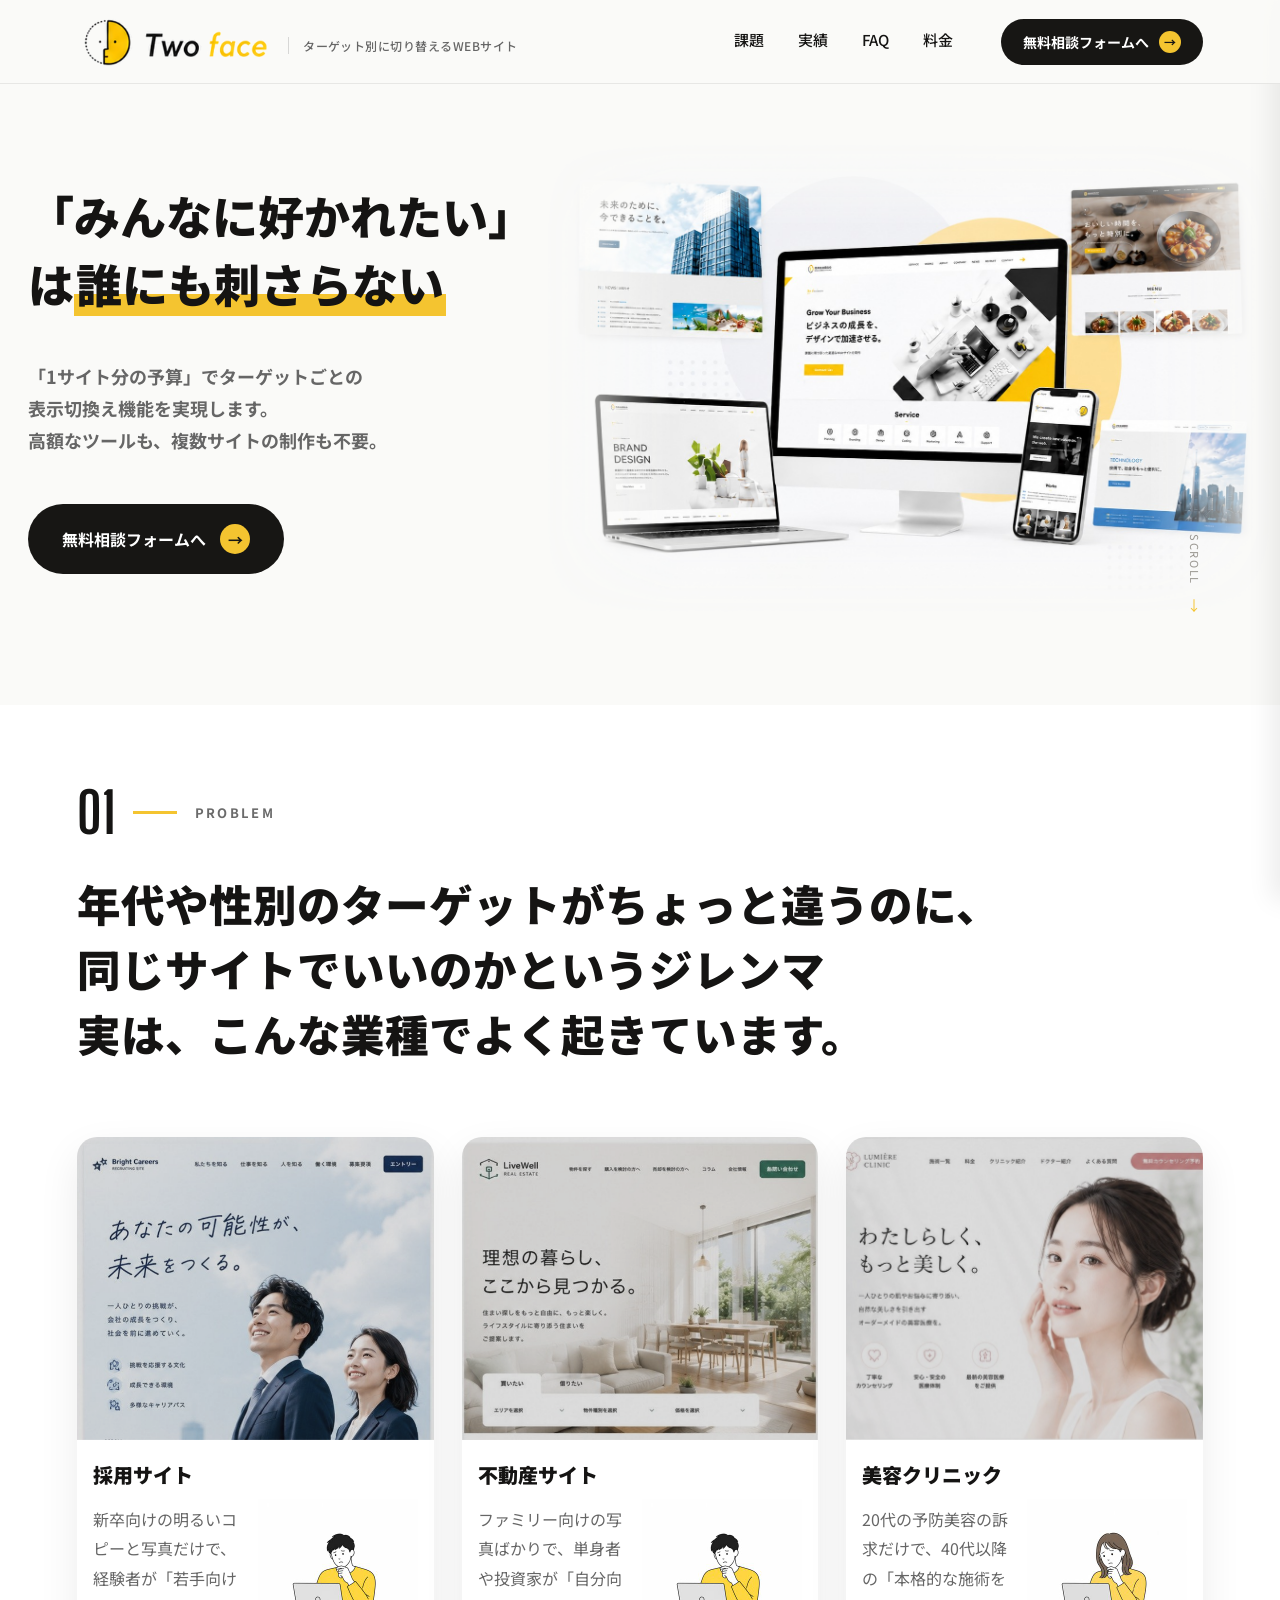
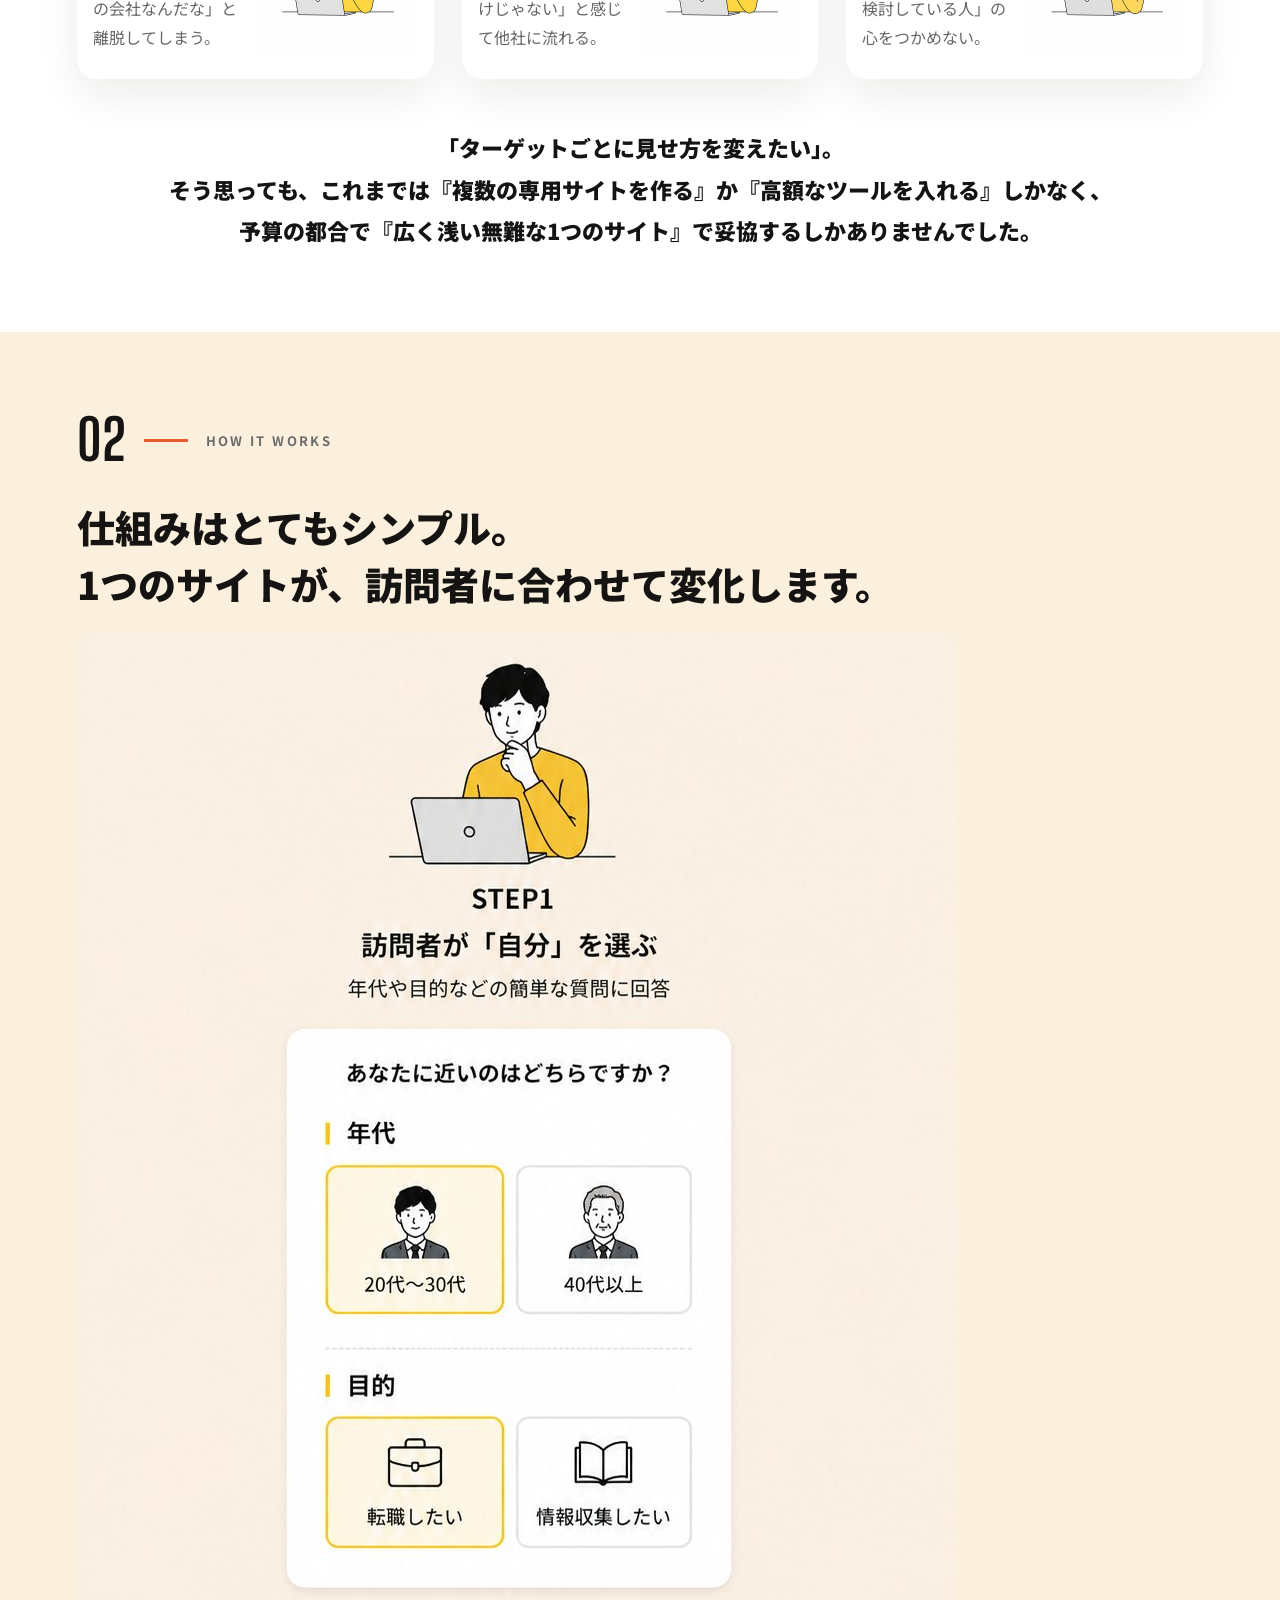
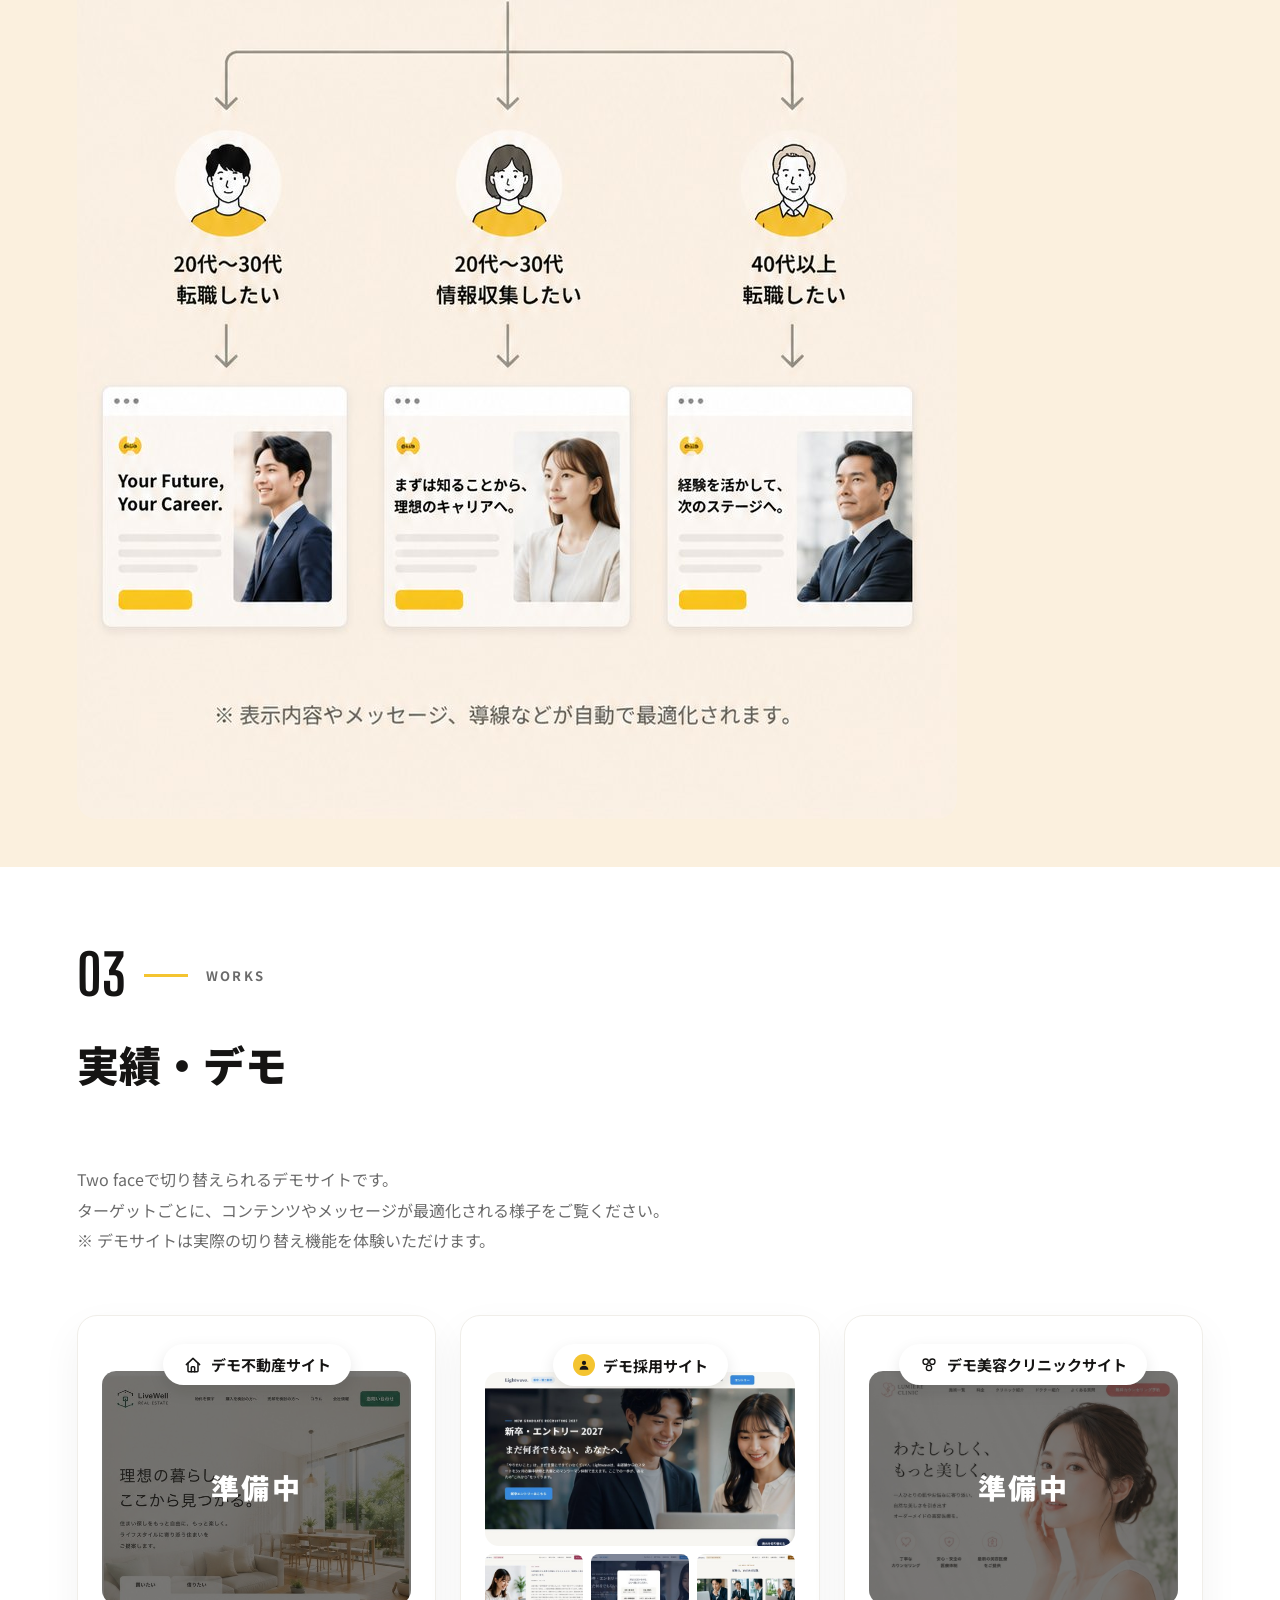
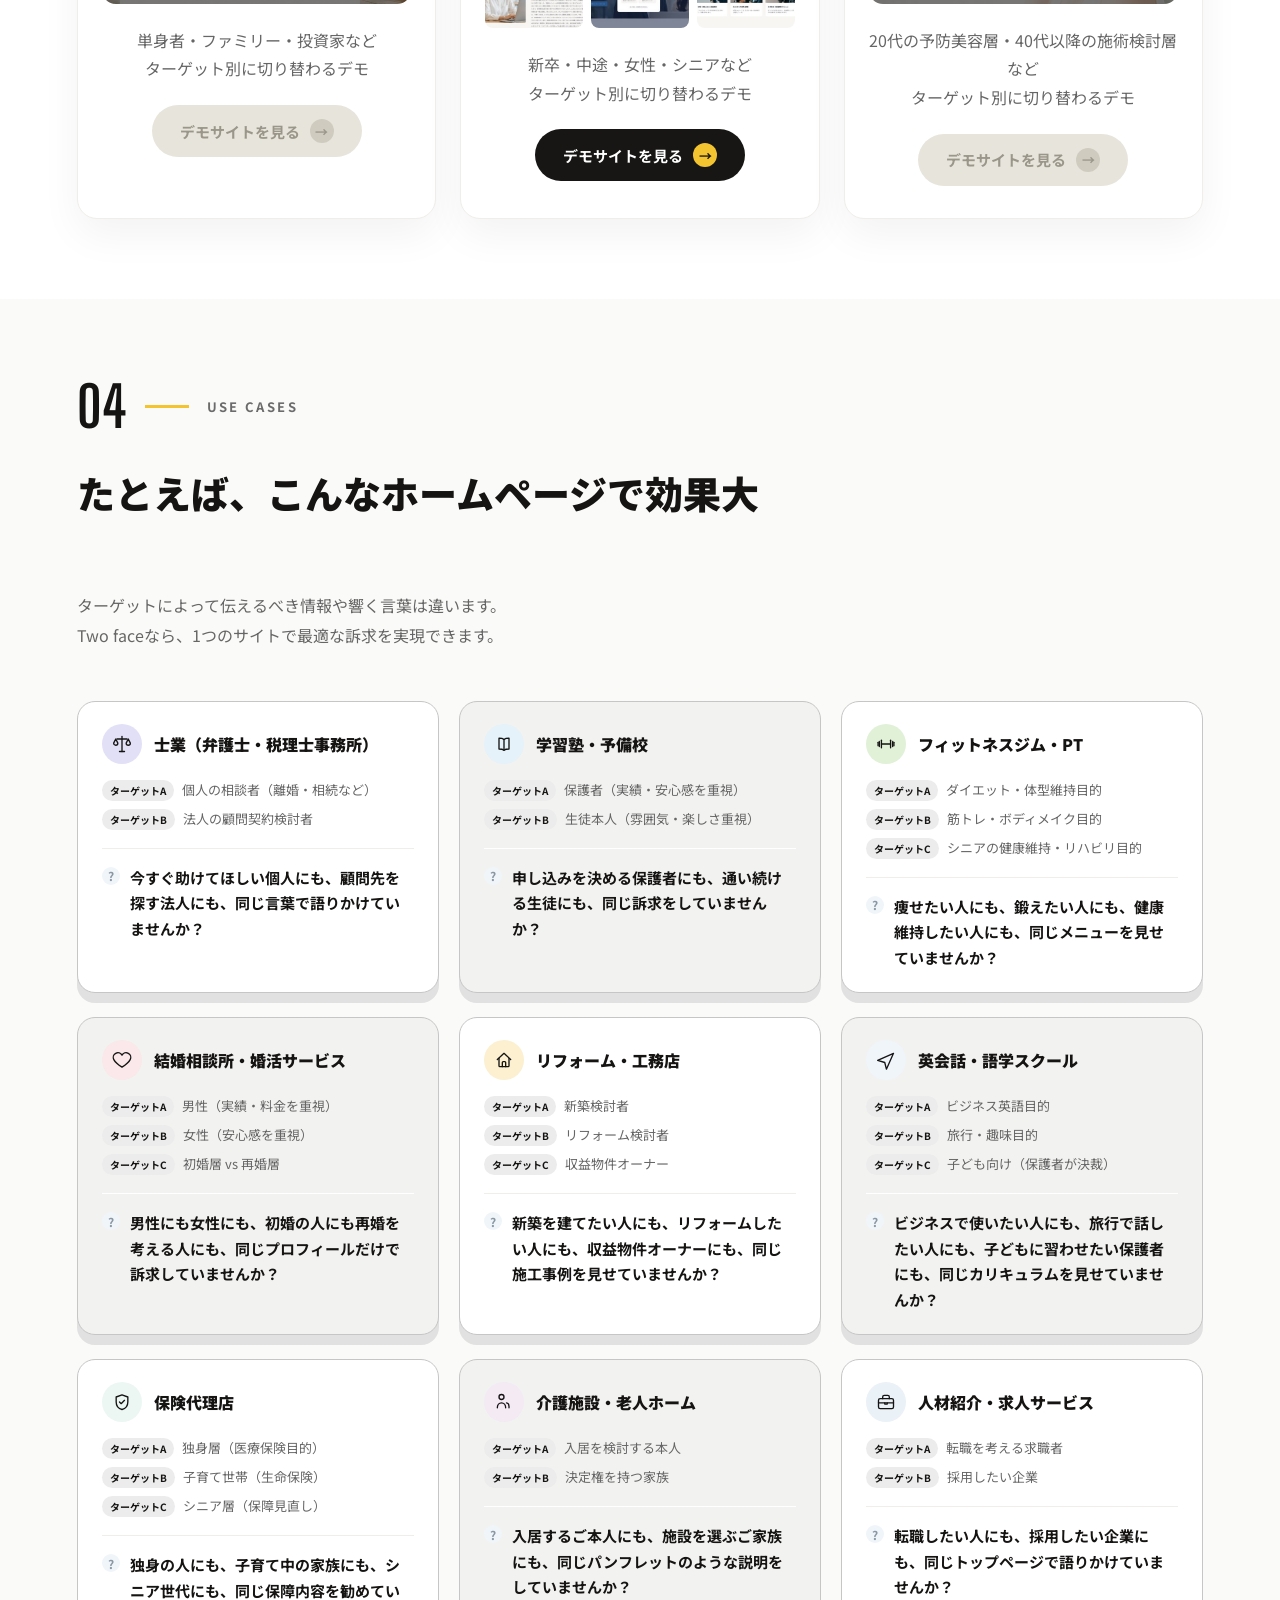
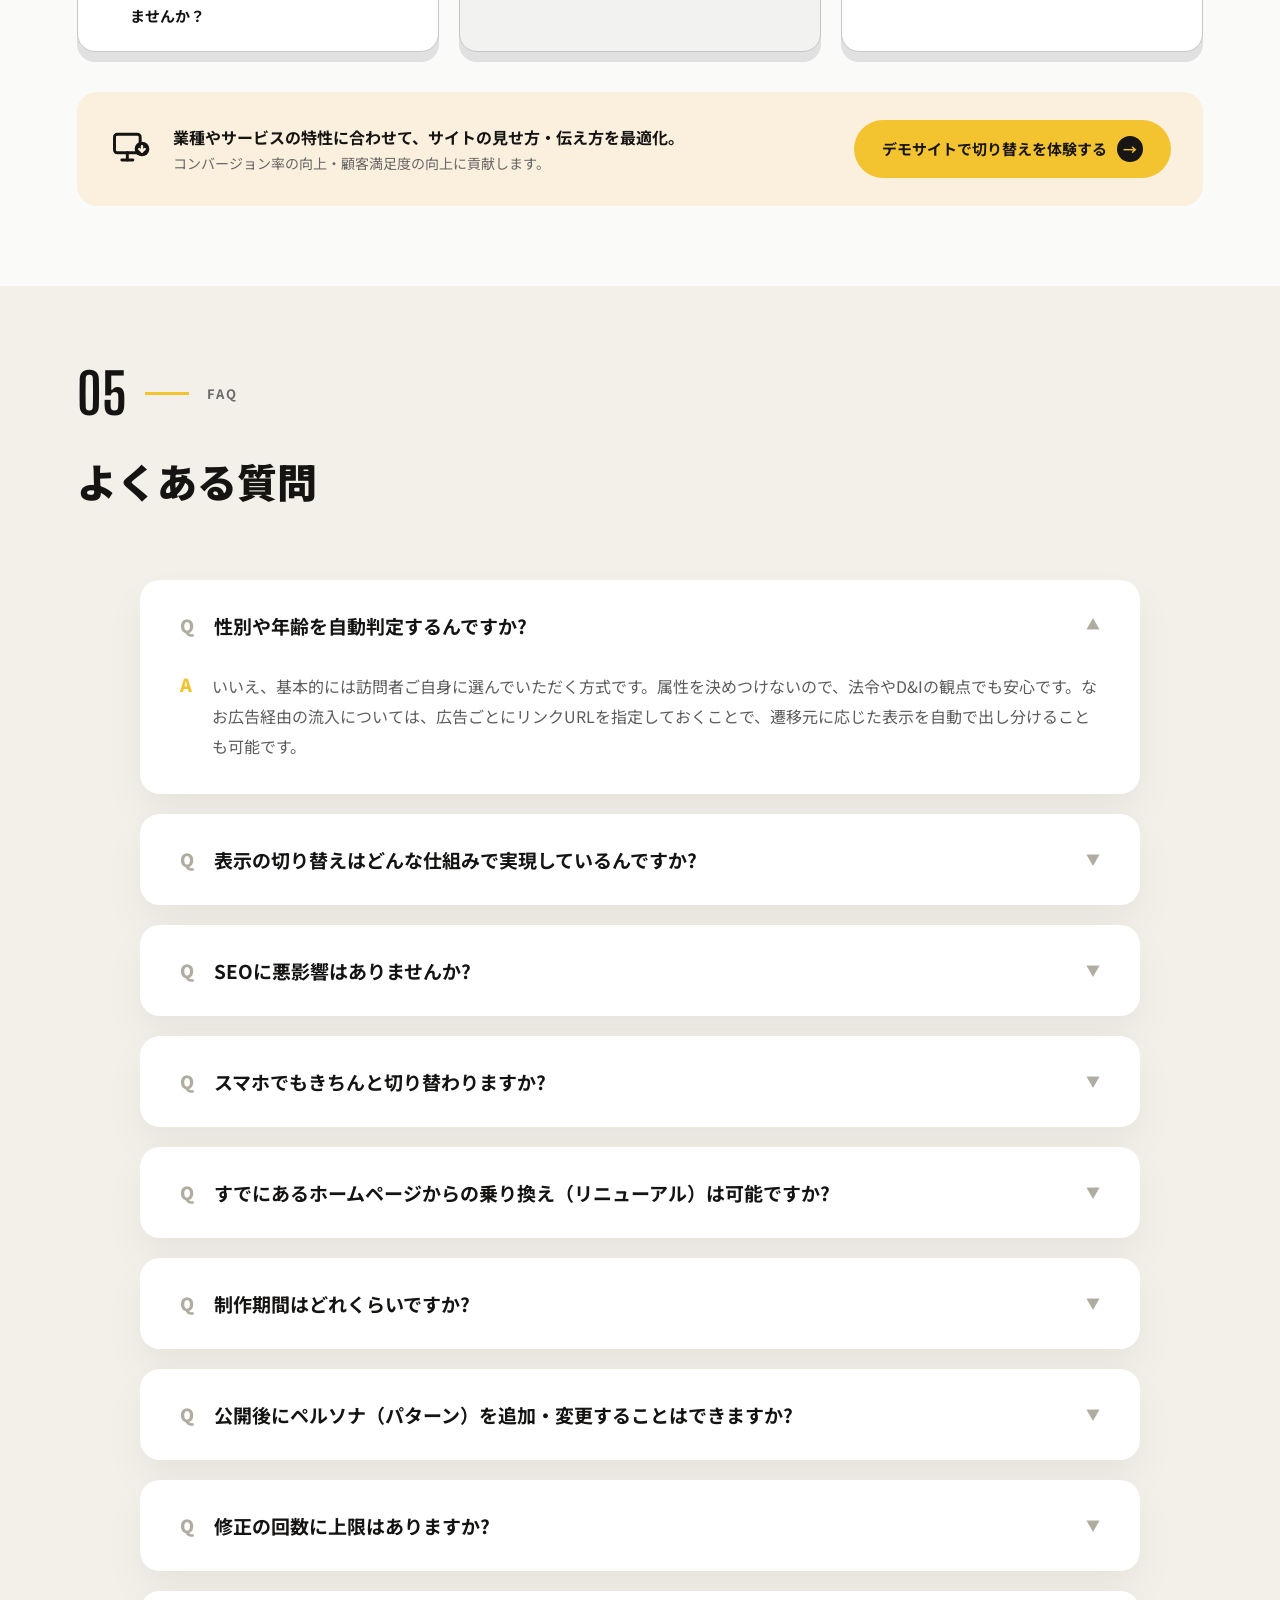
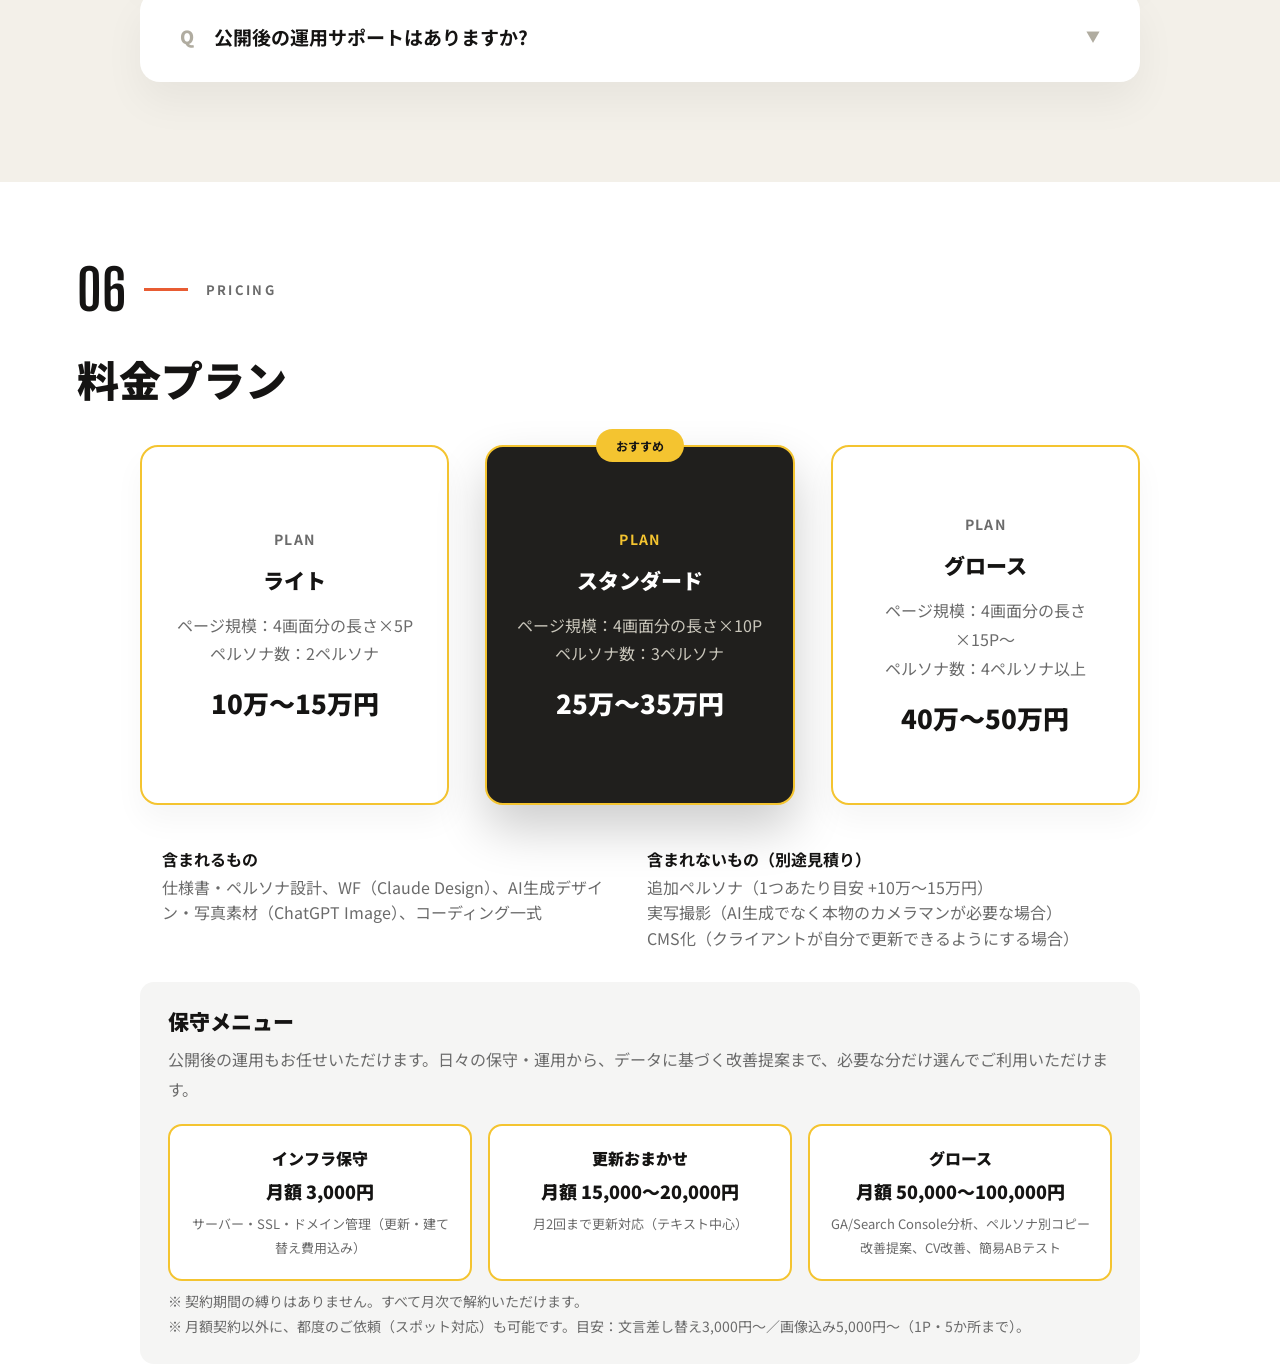
<file: index.html>
<!DOCTYPE html>
<html lang="ja">
<head>
<meta charset="utf-8">

<!-- Google tag (gtag.js) -->
<script async src="https://www.googletagmanager.com/gtag/js?id=G-BBYP7FX217"></script>
<script>
  window.dataLayer = window.dataLayer || [];
  function gtag(){dataLayer.push(arguments);}
  gtag('js', new Date());

  gtag('config', 'G-BBYP7FX217');
</script>

<meta name="viewport" content="width=device-width, initial-scale=1">
<title>TwoFace — 1サイト分の制作費で、ターゲットごとのデザインを。</title>
<meta name="description" content="「みんなに好かれたい」Webサイトは、誰からも選ばれません。1サイト分の制作費で、ターゲットごとにデザインを出し分けるTwoFace方式。">
<link rel="canonical" href="https://two-face.site/">

<link rel="icon" type="image/png" sizes="32x32" href="assets/images/favicon-32.png">
<link rel="icon" type="image/png" sizes="16x16" href="assets/images/favicon-16.png">
<link rel="apple-touch-icon" href="assets/images/apple-touch-icon.png">

<meta property="og:type" content="website">
<meta property="og:locale" content="ja_JP">
<meta property="og:url" content="https://two-face.site/">
<meta property="og:site_name" content="TwoFace">
<meta property="og:title" content="TwoFace — 1サイト分の制作費で、ターゲットごとのデザインを。">
<meta property="og:description" content="「みんなに好かれたい」Webサイトは、誰からも選ばれません。1サイト分の制作費で、ターゲットごとにデザインを出し分けるTwoFace方式。">
<meta property="og:image" content="https://two-face.site/assets/images/ogp.jpg">
<meta property="og:image:width" content="1200">
<meta property="og:image:height" content="630">
<meta property="og:image:alt" content="TwoFace — 1サイト分の制作費で、ターゲットごとのデザインを。">
<meta name="twitter:card" content="summary_large_image">

<link rel="preconnect" href="https://fonts.googleapis.com">
<link rel="preconnect" href="https://fonts.gstatic.com" crossorigin>
<link href="https://fonts.googleapis.com/css2?family=Noto+Sans+JP:wght@400;500;700;900&family=Big+Shoulders+Display:wght@300;500;700&display=swap" rel="stylesheet">
<link rel="stylesheet" href="styles.css">

<script type="application/ld+json">
{
  "@context": "https://schema.org",
  "@type": "Organization",
  "name": "TwoFace",
  "url": "https://two-face.site/",
  "logo": "https://two-face.site/assets/images/logo-full.png",
  "email": "iivcreate@zohomail.jp",
  "description": "ターゲットごとにコピー・写真・訴求ポイントを出し分ける「TwoFace方式」のWeb制作サービス。"
}
</script>

<script type="application/ld+json">
{
  "@context": "https://schema.org",
  "@type": "FAQPage",
  "mainEntity": [
    {
      "@type": "Question",
      "name": "性別や年齢を自動判定するんですか?",
      "acceptedAnswer": {
        "@type": "Answer",
        "text": "いいえ、基本的には訪問者ご自身に選んでいただく方式です。属性を決めつけないので、法令やD&Iの観点でも安心です。なお広告経由の流入については、広告ごとにリンクURLを指定しておくことで、遷移元に応じた表示を自動で出し分けることも可能です。"
      }
    },
    {
      "@type": "Question",
      "name": "表示の切り替えはどんな仕組みで実現しているんですか?",
      "acceptedAnswer": {
        "@type": "Answer",
        "text": "訪問者の選択（またはリンク元の情報）をもとに、同じURL・同じサーバー上で表示するコンテンツを動的に切り替えます。裏側は1つのサイトなので、更新や管理の手間は増えません。"
      }
    },
    {
      "@type": "Question",
      "name": "SEOに悪影響はありませんか?",
      "acceptedAnswer": {
        "@type": "Answer",
        "text": "検索エンジンには通常の1サイトとして認識されるよう設計するため、重複コンテンツによる評価低下のリスクを抑えられます。"
      }
    },
    {
      "@type": "Question",
      "name": "スマホでもきちんと切り替わりますか?",
      "acceptedAnswer": {
        "@type": "Answer",
        "text": "はい、PC・スマホ・タブレットいずれも同じ仕組みで対応し、レスポンシブデザインで表示されます。"
      }
    },
    {
      "@type": "Question",
      "name": "すでにあるホームページからの乗り換え（リニューアル）は可能ですか?",
      "acceptedAnswer": {
        "@type": "Answer",
        "text": "可能です。現行サイトの内容を活かしながら、ターゲット別のパターンを新たに設計し直せます。"
      }
    },
    {
      "@type": "Question",
      "name": "制作期間はどれくらいですか?",
      "acceptedAnswer": {
        "@type": "Answer",
        "text": "ページ数などの規模によりますが、5Pくらいの小規模サイトで1ヶ月が目安です。"
      }
    },
    {
      "@type": "Question",
      "name": "公開後にペルソナ（パターン）を追加・変更することはできますか?",
      "acceptedAnswer": {
        "@type": "Answer",
        "text": "可能です。追加ペルソナは1つあたり+10万〜15万円が目安です。"
      }
    },
    {
      "@type": "Question",
      "name": "修正の回数に上限はありますか?",
      "acceptedAnswer": {
        "@type": "Answer",
        "text": "プランに応じて基本の修正回数を設けています。詳細はお見積もり時にご案内します。"
      }
    },
    {
      "@type": "Question",
      "name": "公開後の運用サポートはありますか?",
      "acceptedAnswer": {
        "@type": "Answer",
        "text": "インフラ保守（月額3,000円〜）から、分析・改善提案まで行うグロースプラン（月額50,000円〜）まで、選択式でご用意しています。すべて月次解約可なので、必要な分だけ気軽にお使いいただけます。"
      }
    }
  ]
}
</script>
</head>
<body>

<!-- HEADER -->
<header class="site-header">
  <div class="site-header__inner container">
    <div class="site-brand">
      <a class="site-logo" href="#">
        <img class="site-logo__mark" src="assets/images/logo-full.png" alt="Two face">
      </a>
      <span class="site-tagline">ターゲット別に切り替えるWEBサイト</span>
    </div>

    <nav class="site-nav" aria-label="メインナビゲーション">
      <a href="#problem">課題</a>
      <a href="#works">実績</a>
      <a href="#faq">FAQ</a>
      <a href="#pricing">料金</a>
    </nav>

    <a class="header-cta" href="https://forms.gle/U9cyjg8xPQig3fna7" target="_blank" rel="noopener">無料相談フォームへ<span class="arrow" aria-hidden="true">→</span></a>

    <button type="button" class="nav-toggle" id="navToggle" aria-expanded="false" aria-controls="mobileDrawer" aria-label="メニューを開く">
      <span></span><span></span><span></span>
    </button>
  </div>
</header>

<div class="drawer-overlay" id="drawerOverlay"></div>
<nav class="drawer" id="mobileDrawer" aria-label="モバイルメニュー" inert>
  <button type="button" class="drawer-close" id="drawerClose" aria-label="メニューを閉じる">×</button>
  <a href="#problem">課題</a>
  <a href="#works">実績</a>
  <a href="#faq">FAQ</a>
  <a href="#pricing">料金</a>
  <a class="header-cta drawer-cta" href="https://forms.gle/U9cyjg8xPQig3fna7" target="_blank" rel="noopener">無料相談フォームへ<span class="arrow" aria-hidden="true">→</span></a>
</nav>

<!-- HERO -->
<section class="hero" aria-label="ヒーロー">
  <div class="hero-inner">
    <div class="hero-text">
      <h1>
        「みんなに好かれたい」<br>
        は<mark>誰にも刺さらない</mark>
      </h1>
      <p class="hero-lead">
        「1サイト分の予算」でターゲットごとの<br>表示切換え機能を実現します。<br>
        高額なツールも、<br class="br-mobile">複数サイトの制作も不要。
      </p>

      <a class="cta-button" href="https://forms.gle/U9cyjg8xPQig3fna7" target="_blank" rel="noopener">無料相談フォームへ<span class="arrow" aria-hidden="true">→</span></a>

      <div class="hero-stats">
        <div class="hero-stat">
          <div class="hero-stat__label">制作実績</div>
          <div class="hero-stat__value">150<span class="unit">+</span><span class="hero-stat__note">projects</span></div>
        </div>
        <div class="hero-stat">
          <div class="hero-stat__label">クライアント満足度</div>
          <div class="hero-stat__value">98<span class="unit">%</span></div>
        </div>
        <div class="hero-stat">
          <div class="hero-stat__label">リピート率</div>
          <div class="hero-stat__value">80<span class="unit">%</span></div>
        </div>
      </div>
    </div>

    <div class="hero-media">
      <img src="assets/images/hero-devices.jpg" alt="TwoFaceで制作したWebサイトのデバイス別デザイン例">
    </div>
  </div>

  <span class="hero-side-label hero-side-label--right">SCROLL<span class="hero-scroll-arrow">↓</span></span>
</section>

<!-- 01 PROBLEM -->
<section class="section problem" id="problem" aria-label="01 課題提示">
  <div class="container">
    <div class="section-eyebrow">
      <span class="num">01</span>
      <span class="rule"></span>
      <span class="label">PROBLEM</span>
    </div>
    <h2>年代や性別のターゲットがちょっと違うのに、<br>
      同じサイトでいいのかというジレンマ<br>
      実は、こんな業種でよく起きています。<br>
      </h2>

    <div class="problem-cards">
      <div class="problem-card">
        <img class="photo" src="assets/images/card1_visitors.jpg" alt="採用サイト — オフィスでの面接風景">
        <div class="body">
          <h3>採用サイト</h3>
          <div class="body-row">
            <p>新卒向けの明るいコピーと写真だけで、経験者が「若手向けの会社なんだな」と離脱してしまう。</p>
            <img class="body-illust" src="assets/images/problem-cards-body-men.jpg" alt="">
          </div>
        </div>
      </div>

      <div class="problem-card">
        <img class="photo" src="assets/images/card2_talent.jpg" alt="不動産サイト — 物件のイメージ">
        <div class="body">
          <h3>不動産サイト</h3>
          <div class="body-row">
            <p>ファミリー向けの写真ばかりで、単身者や投資家が「自分向けじゃない」と感じて他社に流れる。</p>
            <img class="body-illust" src="assets/images/problem-cards-body-men.jpg" alt="">
          </div>
        </div>
      </div>

      <div class="problem-card">
        <img class="photo" src="assets/images/card3_creators.jpg" alt="クリニック — 施術のイメージ">
        <div class="body">
          <h3>美容クリニック</h3>
          <div class="body-row">
            <p>20代の予防美容の訴求だけで、40代以降の「本格的な施術を検討している人」の心をつかめない。</p>
            <img class="body-illust" src="assets/images/problem-cards-body-women.jpg" alt="">
          </div>
        </div>
      </div>
    </div>

    <div class="problem-generalize">
      <p>「ターゲットごとに見せ方を変えたい」。<br>
        そう思っても、これまでは『複数の専用サイトを作る』か『高額なツールを入れる』しかなく、<br>
        予算の都合で『広く浅い無難な1つのサイト』で妥協するしかありませんでした。</p>
    </div>
  </div>
</section>

<!-- 02 HOW IT WORKS -->
<section class="section how-it-works" aria-label="02 解決策紹介">
  <div class="container">
    <div class="section-eyebrow">
      <span class="num">02</span>
      <span class="rule"></span>
      <span class="label">HOW IT WORKS</span>
    </div>
    <h2>仕組みはとてもシンプル。<br>1つのサイトが、訪問者に合わせて変化します。</h2>

    <div class="flow">
      <picture>
        <source media="(max-width: 600px)" srcset="assets/images/flow-diagram-sp.jpg">
        <img src="assets/images/flow-diagram.jpg" alt="訪問者が属性を選ぶと、1つのサイトが自動でその人向けの内容に切り替わる仕組みの図解">
      </picture>
    </div>
  </div>
</section>

<!-- 03 WORKS -->
<section class="works" id="works" aria-label="03 実績・デモ">
  <div class="container">
    <div class="section-eyebrow">
      <span class="num">03</span>
      <span class="rule"></span>
      <span class="label">WORKS</span>
    </div>
    <h2>実績・デモ</h2>
    <p>Two faceで切り替えられるデモサイトです。<br>ターゲットごとに、コンテンツやメッセージが最適化される様子をご覧ください。<br>※ デモサイトは実際の切り替え機能を体験いただけます。</p>

    <div class="works-grid">
      <div class="works-card works-card--realestate is-preparing">
        <span class="works-card__badge">
          <svg aria-hidden="true" class="works-card__icon" viewBox="0 0 24 24" fill="none" stroke="currentColor" stroke-width="1.8" stroke-linecap="round" stroke-linejoin="round"><path d="M4 11.5 12 4l8 7.5"/><path d="M6 10v9a1 1 0 0 0 1 1h10a1 1 0 0 0 1-1v-9"/><path d="M10 20v-5a1 1 0 0 1 1-1h2a1 1 0 0 1 1 1v5"/></svg>
          デモ不動産サイト
        </span>
        <div class="works-card__shot-wrap">
          <img class="works-card__shot" src="assets/images/card2_talent.jpg" alt="不動産デモサイトのイメージ">
          <div class="works-card__overlay"><span>準備中</span></div>
        </div>
        <p class="works-card__caption">単身者・ファミリー・投資家など<br>ターゲット別に切り替わるデモ</p>
        <span class="works-card__cta">デモサイトを見る<span class="arrow" aria-hidden="true">→</span></span>
      </div>

      <div class="works-card works-card--recruit">
        <span class="works-card__badge">
          <span class="works-card__badge-icon"><svg aria-hidden="true" viewBox="0 0 24 24" fill="#171614"><circle cx="12" cy="8.5" r="3.6"/><path d="M4.5 20c0-4.1 3.4-6.7 7.5-6.7s7.5 2.6 7.5 6.7"/></svg></span>
          デモ採用サイト
        </span>
        <div class="works-card__shot-wrap">
          <img class="works-card__shot" src="assets/images/demo-newgrad.jpg" alt="採用デモサイトのイメージ（新卒・第二新卒表示）">
        </div>
        <div class="works-card__thumbs">
          <img src="assets/images/demo-women.jpg" alt="女性・時短両立層を選んだ場合の表示">
          <img src="assets/images/demo-select.jpg" alt="属性を選ぶ入口のモーダル">
          <img src="assets/images/demo-senior.jpg" alt="シニア・セカンドキャリアを選んだ場合の表示">
        </div>
        <p class="works-card__caption">新卒・中途・女性・シニアなど<br>ターゲット別に切り替わるデモ</p>
        <a class="works-card__cta" href="https://lightwave-recruit-demo.jaga291.workers.dev/" data-demo-link target="_blank" rel="noopener">デモサイトを見る<span class="arrow" aria-hidden="true">→</span></a>
      </div>

      <div class="works-card works-card--clinic is-preparing">
        <span class="works-card__badge">
          <svg aria-hidden="true" class="works-card__icon" viewBox="0 0 24 24" fill="none" stroke="currentColor" stroke-width="1.6" stroke-linecap="round" stroke-linejoin="round"><circle cx="8" cy="8" r="3.2"/><circle cx="16" cy="8" r="3.2"/><circle cx="12" cy="15.6" r="3.2"/></svg>
          デモ美容クリニックサイト
        </span>
        <div class="works-card__shot-wrap">
          <img class="works-card__shot" src="assets/images/card3_creators.jpg" alt="美容クリニックデモサイトのイメージ">
          <div class="works-card__overlay"><span>準備中</span></div>
        </div>
        <p class="works-card__caption">20代の予防美容層・40代以降の施術検討層など<br>ターゲット別に切り替わるデモ</p>
        <span class="works-card__cta">デモサイトを見る<span class="arrow" aria-hidden="true">→</span></span>
      </div>
    </div>
  </div>
</section>

<!-- 04 USE CASES -->
<section class="section usecases" aria-label="04 向いている業種">
  <div class="container">
    <div class="section-eyebrow">
      <span class="num">04</span>
      <span class="rule"></span>
      <span class="label">USE CASES</span>
    </div>
    <div class="usecases-head">
      <h2>たとえば、こんな<br class="br-mobile">ホームページで効果大</h2>
      <p>ターゲットによって伝えるべき情報や響く言葉は違います。<br>Two faceなら、1つのサイトで最適な訴求を実現できます。</p>
    </div>

    <div class="usecases-grid">
      <div class="usecase-card">
        <div class="usecase-card__head">
          <span class="usecase-card__icon usecase-card__icon--01">
          <svg aria-hidden="true" viewBox="0 0 24 24" fill="none" stroke="currentColor" stroke-width="1.6" stroke-linecap="round" stroke-linejoin="round"><path d="M12 3v18"/><path d="M6 6h12"/><path d="M4.5 6 2 11a2.5 2.5 0 0 0 5 0L4.5 6Z"/><path d="M19.5 6 17 11a2.5 2.5 0 0 0 5 0L19.5 6Z"/><path d="M9 21h6"/></svg>
        </span>
          <h3>士業（弁護士・税理士事務所）</h3>
        </div>
        <div class="usecase-card__targets">
          <div><span class="tag">ターゲットA</span><p>個人の相談者（離婚・相続など）</p></div>
          <div><span class="tag">ターゲットB</span><p>法人の顧問契約検討者</p></div>
        </div>
        <div class="usecase-card__question"><span class="q" aria-hidden="true">?</span><p>今すぐ助けてほしい個人にも、顧問先を探す法人にも、同じ言葉で語りかけていませんか？</p></div>
      </div>

      <div class="usecase-card">
        <div class="usecase-card__head">
          <span class="usecase-card__icon usecase-card__icon--02">
          <svg aria-hidden="true" viewBox="0 0 24 24" fill="none" stroke="currentColor" stroke-width="1.6" stroke-linecap="round" stroke-linejoin="round"><path d="M12 6.5c-1.5-1.2-3.5-1.5-6-1.5v13c2.5 0 4.5.3 6 1.5 1.5-1.2 3.5-1.5 6-1.5V5c-2.5 0-4.5.3-6 1.5Z"/><path d="M12 6.5v13"/></svg>
        </span>
          <h3>学習塾・予備校</h3>
        </div>
        <div class="usecase-card__targets">
          <div><span class="tag">ターゲットA</span><p>保護者（実績・安心感を重視）</p></div>
          <div><span class="tag">ターゲットB</span><p>生徒本人（雰囲気・楽しさ重視）</p></div>
        </div>
        <div class="usecase-card__question"><span class="q" aria-hidden="true">?</span><p>申し込みを決める保護者にも、通い続ける生徒にも、同じ訴求をしていませんか？</p></div>
      </div>

      <div class="usecase-card">
        <div class="usecase-card__head">
          <span class="usecase-card__icon usecase-card__icon--03">
          <svg aria-hidden="true" viewBox="0 0 24 24" fill="none" stroke="currentColor" stroke-width="1.6" stroke-linecap="round" stroke-linejoin="round"><path d="M4 9v6"/><path d="M2.5 10v4"/><path d="M6.5 7.5v9"/><path d="M17.5 7.5v9"/><path d="M20 9v6"/><path d="M21.5 10v4"/><path d="M6.5 12h11"/></svg>
        </span>
          <h3>フィットネスジム・PT</h3>
        </div>
        <div class="usecase-card__targets">
          <div><span class="tag">ターゲットA</span><p>ダイエット・体型維持目的</p></div>
          <div><span class="tag">ターゲットB</span><p>筋トレ・ボディメイク目的</p></div>
          <div><span class="tag">ターゲットC</span><p>シニアの健康維持・リハビリ目的</p></div>
        </div>
        <div class="usecase-card__question"><span class="q" aria-hidden="true">?</span><p>痩せたい人にも、鍛えたい人にも、健康維持したい人にも、同じメニューを見せていませんか？</p></div>
      </div>

      <div class="usecase-card">
        <div class="usecase-card__head">
          <span class="usecase-card__icon usecase-card__icon--04">
          <svg aria-hidden="true" viewBox="0 0 24 24" fill="none" stroke="currentColor" stroke-width="1.6" stroke-linecap="round" stroke-linejoin="round"><path d="M12 20.5s-7.5-4.6-9.8-9A5 5 0 0 1 12 6.2 5 5 0 0 1 21.8 11.5c-2.3 4.4-9.8 9-9.8 9Z"/></svg>
        </span>
          <h3>結婚相談所・婚活サービス</h3>
        </div>
        <div class="usecase-card__targets">
          <div><span class="tag">ターゲットA</span><p>男性（実績・料金を重視）</p></div>
          <div><span class="tag">ターゲットB</span><p>女性（安心感を重視）</p></div>
          <div><span class="tag">ターゲットC</span><p>初婚層 vs 再婚層</p></div>
        </div>
        <div class="usecase-card__question"><span class="q" aria-hidden="true">?</span><p>男性にも女性にも、初婚の人にも再婚を考える人にも、同じプロフィールだけで訴求していませんか？</p></div>
      </div>

      <div class="usecase-card">
        <div class="usecase-card__head">
          <span class="usecase-card__icon usecase-card__icon--05">
          <svg aria-hidden="true" viewBox="0 0 24 24" fill="none" stroke="currentColor" stroke-width="1.6" stroke-linecap="round" stroke-linejoin="round"><path d="M4 11.5 12 4l8 7.5"/><path d="M6 10v9a1 1 0 0 0 1 1h10a1 1 0 0 0 1-1v-9"/><path d="M10 20v-5a1 1 0 0 1 1-1h2a1 1 0 0 1 1 1v5"/></svg>
        </span>
          <h3>リフォーム・工務店</h3>
        </div>
        <div class="usecase-card__targets">
          <div><span class="tag">ターゲットA</span><p>新築検討者</p></div>
          <div><span class="tag">ターゲットB</span><p>リフォーム検討者</p></div>
          <div><span class="tag">ターゲットC</span><p>収益物件オーナー</p></div>
        </div>
        <div class="usecase-card__question"><span class="q" aria-hidden="true">?</span><p>新築を建てたい人にも、リフォームしたい人にも、収益物件オーナーにも、同じ施工事例を見せていませんか？</p></div>
      </div>

      <div class="usecase-card">
        <div class="usecase-card__head">
          <span class="usecase-card__icon usecase-card__icon--06">
          <svg aria-hidden="true" viewBox="0 0 24 24" fill="none" stroke="currentColor" stroke-width="1.6" stroke-linecap="round" stroke-linejoin="round"><path d="M2 12.5 21 4l-8.5 19-2-8-8.5-2.5Z"/></svg>
        </span>
          <h3>英会話・語学スクール</h3>
        </div>
        <div class="usecase-card__targets">
          <div><span class="tag">ターゲットA</span><p>ビジネス英語目的</p></div>
          <div><span class="tag">ターゲットB</span><p>旅行・趣味目的</p></div>
          <div><span class="tag">ターゲットC</span><p>子ども向け（保護者が決裁）</p></div>
        </div>
        <div class="usecase-card__question"><span class="q" aria-hidden="true">?</span><p>ビジネスで使いたい人にも、旅行で話したい人にも、子どもに習わせたい保護者にも、同じカリキュラムを見せていませんか？</p></div>
      </div>

      <div class="usecase-card">
        <div class="usecase-card__head">
          <span class="usecase-card__icon usecase-card__icon--07">
          <svg aria-hidden="true" viewBox="0 0 24 24" fill="none" stroke="currentColor" stroke-width="1.6" stroke-linecap="round" stroke-linejoin="round"><path d="M12 3.5 19 6v6c0 5-3 8-7 9-4-1-7-4-7-9V6l7-2.5Z"/><path d="M9 12l2 2 4-4"/></svg>
        </span>
          <h3>保険代理店</h3>
        </div>
        <div class="usecase-card__targets">
          <div><span class="tag">ターゲットA</span><p>独身層（医療保険目的）</p></div>
          <div><span class="tag">ターゲットB</span><p>子育て世帯（生命保険）</p></div>
          <div><span class="tag">ターゲットC</span><p>シニア層（保障見直し）</p></div>
        </div>
        <div class="usecase-card__question"><span class="q" aria-hidden="true">?</span><p>独身の人にも、子育て中の家族にも、シニア世代にも、同じ保障内容を勧めていませんか？</p></div>
      </div>

      <div class="usecase-card">
        <div class="usecase-card__head">
          <span class="usecase-card__icon usecase-card__icon--08">
          <svg aria-hidden="true" viewBox="0 0 24 24" fill="none" stroke="currentColor" stroke-width="1.6" stroke-linecap="round" stroke-linejoin="round"><circle cx="9" cy="6" r="3"/><path d="M4 19c0-3.5 2.2-6 5-6s5 2.5 5 6"/><path d="M15 13c1.8.3 3 1.8 3 4v2"/></svg>
        </span>
          <h3>介護施設・老人ホーム</h3>
        </div>
        <div class="usecase-card__targets">
          <div><span class="tag">ターゲットA</span><p>入居を検討する本人</p></div>
          <div><span class="tag">ターゲットB</span><p>決定権を持つ家族</p></div>
        </div>
        <div class="usecase-card__question"><span class="q" aria-hidden="true">?</span><p>入居するご本人にも、施設を選ぶご家族にも、同じパンフレットのような説明をしていませんか？</p></div>
      </div>

      <div class="usecase-card">
        <div class="usecase-card__head">
          <span class="usecase-card__icon usecase-card__icon--09">
          <svg aria-hidden="true" viewBox="0 0 24 24" fill="none" stroke="currentColor" stroke-width="1.6" stroke-linecap="round" stroke-linejoin="round"><rect x="3" y="8" width="18" height="12" rx="2"/><path d="M8 8V6a2 2 0 0 1 2-2h4a2 2 0 0 1 2 2v2"/><path d="M3 13h18"/><path d="M10.5 13v1.5h3V13"/></svg>
        </span>
          <h3>人材紹介・求人サービス</h3>
        </div>
        <div class="usecase-card__targets">
          <div><span class="tag">ターゲットA</span><p>転職を考える求職者</p></div>
          <div><span class="tag">ターゲットB</span><p>採用したい企業</p></div>
        </div>
        <div class="usecase-card__question"><span class="q" aria-hidden="true">?</span><p>転職したい人にも、採用したい企業にも、同じトップページで語りかけていませんか？</p></div>
      </div>
    </div>

    <div class="usecases-cta">
      <div class="usecases-cta__text">
        <span class="usecases-cta__icon">
          <svg aria-hidden="true" viewBox="0 0 24 24" fill="none" stroke="currentColor" stroke-width="1.6" stroke-linecap="round" stroke-linejoin="round"><rect x="3" y="4" width="14" height="10" rx="1.5"/><path d="M7 18h6"/><path d="M10 14v4"/><circle cx="18" cy="12" r="4" fill="currentColor" stroke="none"/><path d="M18 10.5v3M16.5 12l1.5 1.5 1.5-1.5" stroke="#fbf0de" stroke-width="1.3"/></svg>
        </span>
        <div>
          <p class="usecases-cta__main">業種やサービスの特性に合わせて、サイトの見せ方・伝え方を最適化。</p>
          <p class="usecases-cta__sub">コンバージョン率の向上・顧客満足度の向上に貢献します。</p>
        </div>
      </div>
      <a class="usecases-cta__button" href="https://lightwave-recruit-demo.jaga291.workers.dev/" data-demo-link target="_blank" rel="noopener">デモサイトで切り替えを体験する<span class="arrow" aria-hidden="true">→</span></a>
    </div>
  </div>
</section>

<!-- 05 FAQ -->
<section class="section faq" id="faq" aria-label="05 よくある質問">
  <div class="container">
    <div class="section-eyebrow">
      <span class="num">05</span>
      <span class="rule"></span>
      <span class="label">FAQ</span>
    </div>
    <h2>よくある質問</h2>

    <details class="faq-item is-open" open>
      <summary class="q"><span aria-hidden="true">Q</span><h3>性別や年齢を自動判定するんですか?</h3><span class="chevron" aria-hidden="true">▼</span></summary>
      <div class="a"><span aria-hidden="true">A</span><p>いいえ、基本的には訪問者ご自身に選んでいただく方式です。属性を決めつけないので、法令やD&amp;Iの観点でも安心です。なお広告経由の流入については、広告ごとにリンクURLを指定しておくことで、遷移元に応じた表示を自動で出し分けることも可能です。</p></div>
    </details>

    <details class="faq-item">
      <summary class="q"><span aria-hidden="true">Q</span><h3>表示の切り替えはどんな仕組みで実現しているんですか?</h3><span class="chevron" aria-hidden="true">▼</span></summary>
      <div class="a"><span aria-hidden="true">A</span><p>訪問者の選択（またはリンク元の情報）をもとに、同じURL・同じサーバー上で表示するコンテンツを動的に切り替えます。裏側は1つのサイトなので、更新や管理の手間は増えません。</p></div>
    </details>

    <details class="faq-item">
      <summary class="q"><span aria-hidden="true">Q</span><h3>SEOに悪影響はありませんか?</h3><span class="chevron" aria-hidden="true">▼</span></summary>
      <div class="a"><span aria-hidden="true">A</span><p>検索エンジンには通常の1サイトとして認識されるよう設計するため、重複コンテンツによる評価低下のリスクを抑えられます。</p></div>
    </details>

    <details class="faq-item">
      <summary class="q"><span aria-hidden="true">Q</span><h3>スマホでもきちんと切り替わりますか?</h3><span class="chevron" aria-hidden="true">▼</span></summary>
      <div class="a"><span aria-hidden="true">A</span><p>はい、PC・スマホ・タブレットいずれも同じ仕組みで対応し、レスポンシブデザインで表示されます。</p></div>
    </details>

    <details class="faq-item">
      <summary class="q"><span aria-hidden="true">Q</span><h3>すでにあるホームページからの乗り換え（リニューアル）は可能ですか?</h3><span class="chevron" aria-hidden="true">▼</span></summary>
      <div class="a"><span aria-hidden="true">A</span><p>可能です。現行サイトの内容を活かしながら、ターゲット別のパターンを新たに設計し直せます。</p></div>
    </details>

    <details class="faq-item">
      <summary class="q"><span aria-hidden="true">Q</span><h3>制作期間はどれくらいですか?</h3><span class="chevron" aria-hidden="true">▼</span></summary>
      <div class="a"><span aria-hidden="true">A</span><p>ページ数などの規模によりますが、5Pくらいの小規模サイトで1ヶ月が目安です。</p></div>
    </details>

    <details class="faq-item">
      <summary class="q"><span aria-hidden="true">Q</span><h3>公開後にペルソナ（パターン）を追加・変更することはできますか?</h3><span class="chevron" aria-hidden="true">▼</span></summary>
      <div class="a"><span aria-hidden="true">A</span><p>可能です。追加ペルソナは1つあたり+10万〜15万円が目安です。</p></div>
    </details>

    <details class="faq-item">
      <summary class="q"><span aria-hidden="true">Q</span><h3>修正の回数に上限はありますか?</h3><span class="chevron" aria-hidden="true">▼</span></summary>
      <div class="a"><span aria-hidden="true">A</span><p>プランに応じて基本の修正回数を設けています。詳細はお見積もり時にご案内します。</p></div>
    </details>

    <details class="faq-item">
      <summary class="q"><span aria-hidden="true">Q</span><h3>公開後の運用サポートはありますか?</h3><span class="chevron" aria-hidden="true">▼</span></summary>
      <div class="a"><span aria-hidden="true">A</span><p>インフラ保守（月額3,000円〜）から、分析・改善提案まで行うグロースプラン（月額50,000円〜）まで、選択式でご用意しています。すべて月次解約可なので、必要な分だけ気軽にお使いいただけます。</p></div>
    </details>
  </div>
</section>

<!-- 06 PRICING -->
<section class="pricing" id="pricing" aria-label="06 料金プラン">
  <div class="container">
    <div class="section-eyebrow">
      <span class="num">06</span>
      <span class="rule"></span>
      <span class="label">PRICING</span>
    </div>
    <h2>料金プラン</h2>

    <div class="pricing-grid">
      <div class="plan">
        <div class="tag">PLAN</div>
        <h3>ライト</h3>
        <p>ページ規模：4画面分の長さ×5P<br>ペルソナ数：2ペルソナ</p>
        <div class="price">10万〜15万円</div>
      </div>

      <div class="plan featured">
        <span class="badge">おすすめ</span>
        <div class="tag">PLAN</div>
        <h3>スタンダード</h3>
        <p>ページ規模：4画面分の長さ×10P<br>ペルソナ数：3ペルソナ</p>
        <div class="price">25万〜35万円</div>
      </div>

      <div class="plan">
        <div class="tag">PLAN</div>
        <h3>グロース</h3>
        <p>ページ規模：4画面分の長さ×15P〜<br>ペルソナ数：4ペルソナ以上</p>
        <div class="price">40万〜50万円</div>
      </div>
    </div>

    <div class="pricing-extra">
      <div>
        <div class="title">含まれるもの</div>
        <div class="desc">仕様書・ペルソナ設計、WF（Claude Design）、AI生成デザイン・写真素材（ChatGPT Image）、コーディング一式</div>
      </div>
      <div>
        <div class="title">含まれないもの（別途見積り）</div>
        <div class="desc">追加ペルソナ（1つあたり目安 +10万〜15万円）<br>実写撮影（AI生成でなく本物のカメラマンが必要な場合）<br>CMS化（クライアントが自分で更新できるようにする場合）</div>
      </div>
    </div>

    <div class="pricing-maintenance">
      <h3 class="pricing-maintenance__heading">保守メニュー</h3>
      <p class="pricing-maintenance__intro">公開後の運用もお任せいただけます。日々の保守・運用から、データに基づく改善提案まで、必要な分だけ選んでご利用いただけます。</p>

      <div class="pricing-maintenance__grid">
        <div class="maintenance-card">
          <div class="maintenance-card__name">インフラ保守</div>
          <div class="maintenance-card__price">月額 3,000円</div>
          <div class="maintenance-card__desc">サーバー・SSL・ドメイン管理（更新・建て替え費用込み）</div>
        </div>
        <div class="maintenance-card">
          <div class="maintenance-card__name">更新おまかせ</div>
          <div class="maintenance-card__price">月額 15,000〜20,000円</div>
          <div class="maintenance-card__desc">月2回まで更新対応（テキスト中心）</div>
        </div>
        <div class="maintenance-card">
          <div class="maintenance-card__name">グロース</div>
          <div class="maintenance-card__price">月額 50,000〜100,000円</div>
          <div class="maintenance-card__desc">GA/Search Console分析、ペルソナ別コピー改善提案、CV改善、簡易ABテスト</div>
        </div>
      </div>

      <p class="pricing-maintenance__footnote">※ 契約期間の縛りはありません。すべて月次で解約いただけます。<br>※ 月額契約以外に、都度のご依頼（スポット対応）も可能です。目安：文言差し替え3,000円〜／画像込み5,000円〜（1P・5か所まで）。</p>
    </div>
  </div>
</section>

<!-- OUR APPROACH banner -->
<section class="approach" style="background-image: url('assets/images/approach_banner.jpg');" aria-label="私たちのアプローチ">
  <div class="approach-copy">
    <div class="eyebrow">OUR APPROACH</div>
    <h2>つくるのは、<br class="br-mobile">見た目じゃない。<br>「届く」という結果。</h2>
  </div>
</section>

<!-- HEARING -->
<section class="hearing" aria-label="ヒアリング導線">
  <p>
    まずは現状の課題を<br class="br-mobile">お聞かせください。<br>
    貴社のビジネスモデルと<br class="br-mobile">ターゲットに合わせた<br>
    「最適なパターンの分け方」<br class="br-mobile">から、<br>
    無料でご提案いたします。
  </p>
</section>

<!-- CTA -->
<section class="cta" aria-label="お問い合わせ">
  <h2>高額なツールも、複数サイトの制作も、もう不要。<br>「1サイト分の予算」で、選ばれるWebサイトを。</h2>
  <a class="cta-button" href="https://forms.gle/U9cyjg8xPQig3fna7" target="_blank" rel="noopener">無料相談フォームへ<span class="arrow" aria-hidden="true">→</span></a>
</section>

<!-- FOOTER -->
<footer class="site-footer">
  <div class="container footer-row">
    <div class="footer-logo"><img src="assets/images/logo-full.png" alt="Two face"></div>
    <span class="copyright">© TwoFace</span>
    <div class="legal-links">
      <a href="privacy.html">プライバシーポリシー</a>
      <a href="https://forms.gle/U9cyjg8xPQig3fna7" target="_blank" rel="noopener">お問い合わせ</a>
    </div>
  </div>
</footer>

<button type="button" id="backToTop" class="back-to-top" aria-label="ページのトップに戻る">
  <span aria-hidden="true">↑</span>
</button>

<script src="js/main.js" defer></script>
</body>
</html>
</file>
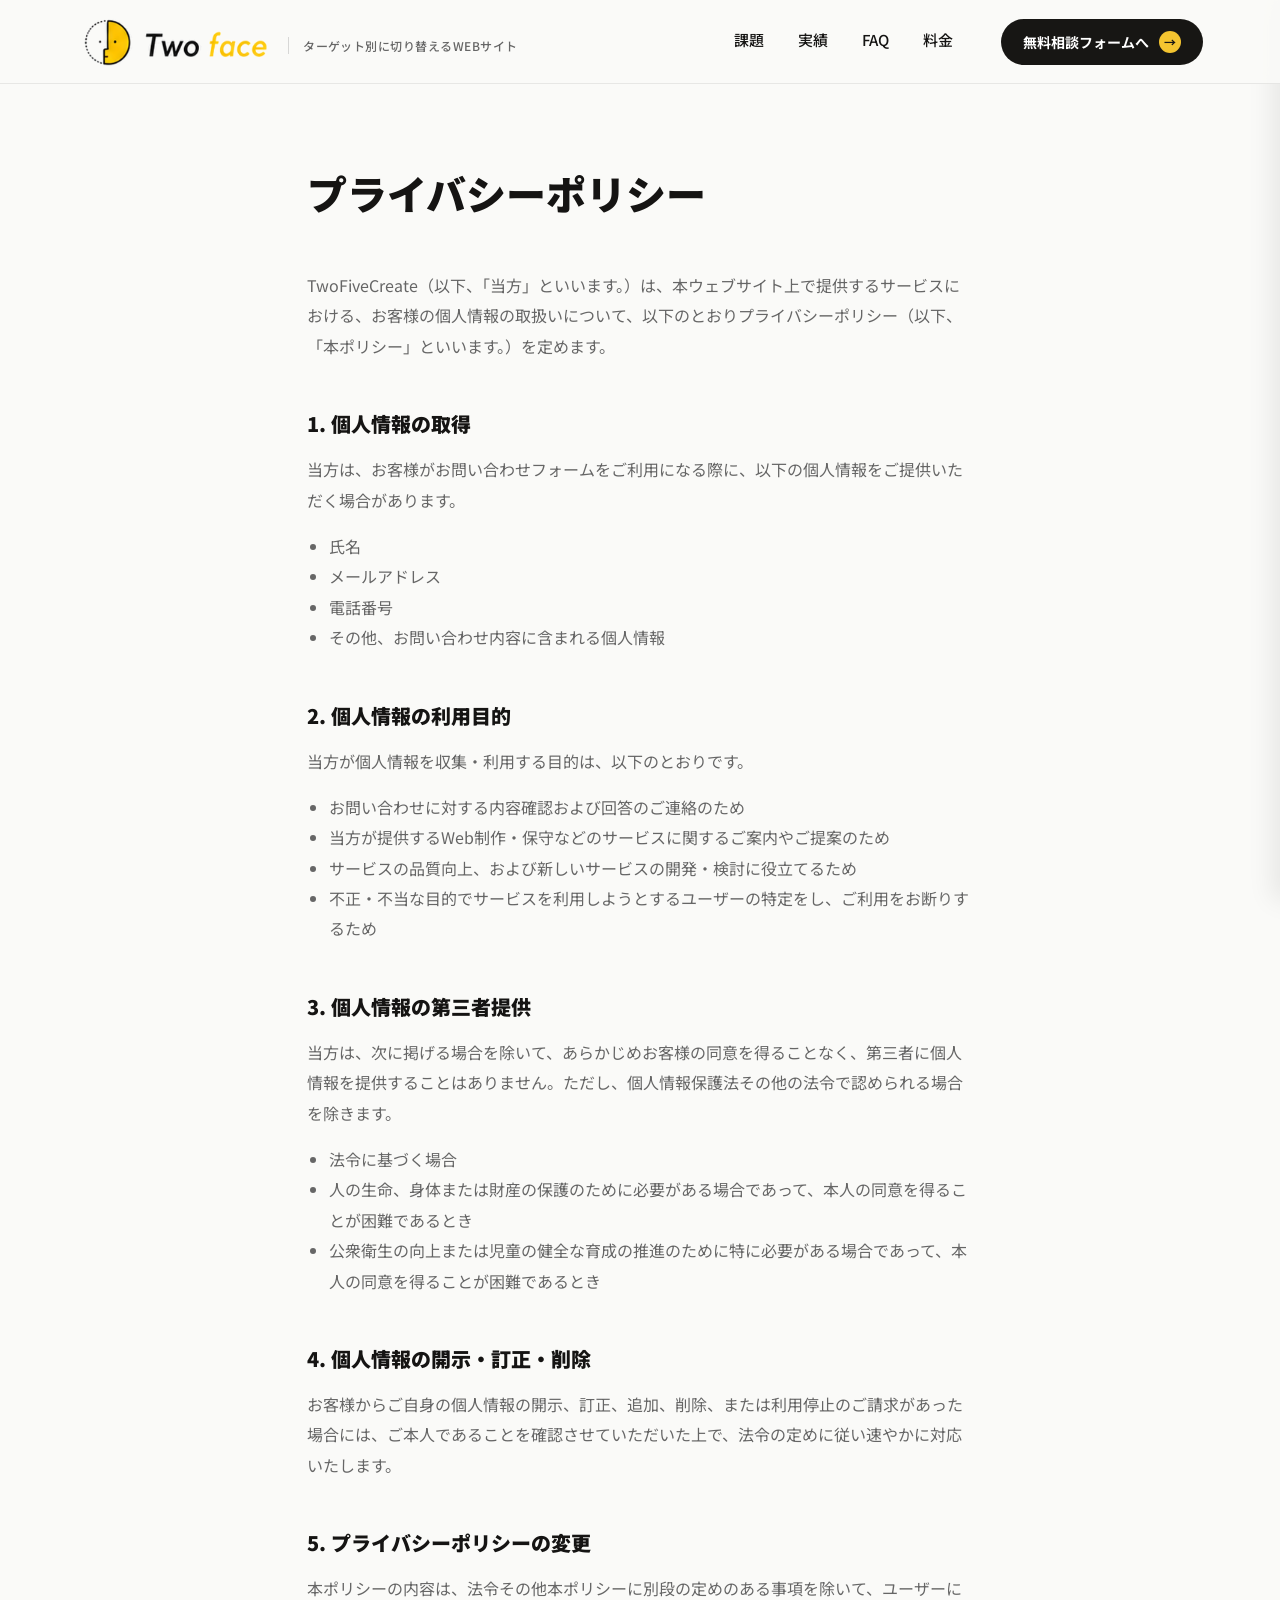
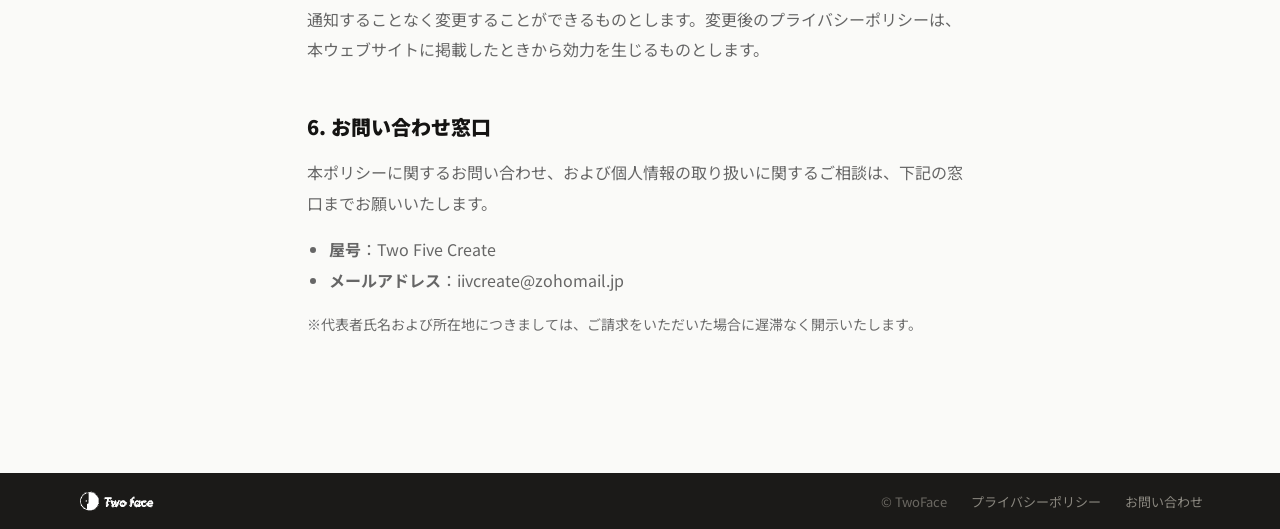
<file: privacy.html>
<!DOCTYPE html>
<html lang="ja">
<head>
<meta charset="utf-8">

<!-- Google tag (gtag.js) -->
<script async src="https://www.googletagmanager.com/gtag/js?id=G-BBYP7FX217"></script>
<script>
  window.dataLayer = window.dataLayer || [];
  function gtag(){dataLayer.push(arguments);}
  gtag('js', new Date());

  gtag('config', 'G-BBYP7FX217');
</script>

<meta name="viewport" content="width=device-width, initial-scale=1">
<title>プライバシーポリシー | TwoFace</title>
<meta name="description" content="TwoFaceが提供するサービスにおける、個人情報の取扱いについて定めたプライバシーポリシーです。">
<link rel="canonical" href="https://two-face.site/privacy.html">
<meta property="og:type" content="website">
<meta property="og:url" content="https://two-face.site/privacy.html">
<meta property="og:site_name" content="TwoFace">
<meta property="og:title" content="プライバシーポリシー | TwoFace">
<meta property="og:description" content="TwoFaceが提供するサービスにおける、個人情報の取扱いについて定めたプライバシーポリシーです。">
<meta property="og:image" content="https://two-face.site/assets/images/ogp.jpg">
<meta property="og:image:width" content="1200">
<meta property="og:image:height" content="630">
<meta property="og:image:alt" content="TwoFace — 1サイト分の制作費で、ターゲットごとのデザインを。">
<meta name="twitter:card" content="summary_large_image">

<link rel="icon" type="image/png" sizes="32x32" href="assets/images/favicon-32.png">
<link rel="icon" type="image/png" sizes="16x16" href="assets/images/favicon-16.png">
<link rel="apple-touch-icon" href="assets/images/apple-touch-icon.png">

<link rel="preconnect" href="https://fonts.googleapis.com">
<link rel="preconnect" href="https://fonts.gstatic.com" crossorigin>
<link href="https://fonts.googleapis.com/css2?family=Noto+Sans+JP:wght@400;500;700;900&family=Big+Shoulders+Display:wght@300;500;700&display=swap" rel="stylesheet">
<link rel="stylesheet" href="styles.css">
<style>
  .legal {
    max-width: 820px;
    margin: 0 auto;
    padding: 80px clamp(24px, 6vw, 80px) 120px;
  }

  .legal h1 {
    font-size: clamp(28px, 4vw, 40px);
    font-weight: 900;
    margin: 0 0 48px;
  }

  .legal h2 {
    font-size: 20px;
    font-weight: 900;
    margin: 48px 0 16px;
  }

  .legal p {
    font-size: 16px;
    line-height: 1.9;
    color: var(--text-muted);
    margin: 0 0 16px;
  }

  .legal ul {
    margin: 0 0 16px;
    padding-left: 1.4em;
  }

  .legal li {
    font-size: 16px;
    line-height: 1.9;
    color: var(--text-muted);
  }

  .legal .note {
    font-size: 14px;
    color: var(--text-muted-2);
  }

  @media (max-width: 600px) {
    .legal {
      padding: 48px 16px 80px;
    }
    .legal h1 {
      margin-bottom: 32px;
    }
  }
</style>
</head>
<body>

<!-- HEADER -->
<header class="site-header">
  <div class="site-header__inner container">
    <div class="site-brand">
      <a class="site-logo" href="index.html">
        <img class="site-logo__mark" src="assets/images/logo-full.png" alt="Two face">
      </a>
      <span class="site-tagline">ターゲット別に切り替えるWEBサイト</span>
    </div>

    <nav class="site-nav" aria-label="メインナビゲーション">
      <a href="index.html#problem">課題</a>
      <a href="index.html#works">実績</a>
      <a href="index.html#faq">FAQ</a>
      <a href="index.html#pricing">料金</a>
    </nav>

    <a class="header-cta" href="https://forms.gle/U9cyjg8xPQig3fna7" target="_blank" rel="noopener">無料相談フォームへ<span class="arrow" aria-hidden="true">→</span></a>

    <button type="button" class="nav-toggle" id="navToggle" aria-expanded="false" aria-controls="mobileDrawer" aria-label="メニューを開く">
      <span></span><span></span><span></span>
    </button>
  </div>
</header>

<div class="drawer-overlay" id="drawerOverlay"></div>
<nav class="drawer" id="mobileDrawer" aria-label="モバイルメニュー" inert>
  <button type="button" class="drawer-close" id="drawerClose" aria-label="メニューを閉じる">×</button>
  <a href="index.html#problem">課題</a>
  <a href="index.html#works">実績</a>
  <a href="index.html#faq">FAQ</a>
  <a href="index.html#pricing">料金</a>
  <a class="header-cta drawer-cta" href="https://forms.gle/U9cyjg8xPQig3fna7" target="_blank" rel="noopener">無料相談フォームへ<span class="arrow" aria-hidden="true">→</span></a>
</nav>

<!-- PRIVACY POLICY -->
<main class="legal">
  <h1>プライバシーポリシー</h1>

  <p>TwoFiveCreate（以下、「当方」といいます。）は、本ウェブサイト上で提供するサービスにおける、お客様の個人情報の取扱いについて、以下のとおりプライバシーポリシー（以下、「本ポリシー」といいます。）を定めます。</p>

  <h2>1. 個人情報の取得</h2>
  <p>当方は、お客様がお問い合わせフォームをご利用になる際に、以下の個人情報をご提供いただく場合があります。</p>
  <ul>
    <li>氏名</li>
    <li>メールアドレス</li>
    <li>電話番号</li>
    <li>その他、お問い合わせ内容に含まれる個人情報</li>
  </ul>

  <h2>2. 個人情報の利用目的</h2>
  <p>当方が個人情報を収集・利用する目的は、以下のとおりです。</p>
  <ul>
    <li>お問い合わせに対する内容確認および回答のご連絡のため</li>
    <li>当方が提供するWeb制作・保守などのサービスに関するご案内やご提案のため</li>
    <li>サービスの品質向上、および新しいサービスの開発・検討に役立てるため</li>
    <li>不正・不当な目的でサービスを利用しようとするユーザーの特定をし、ご利用をお断りするため</li>
  </ul>

  <h2>3. 個人情報の第三者提供</h2>
  <p>当方は、次に掲げる場合を除いて、あらかじめお客様の同意を得ることなく、第三者に個人情報を提供することはありません。ただし、個人情報保護法その他の法令で認められる場合を除きます。</p>
  <ul>
    <li>法令に基づく場合</li>
    <li>人の生命、身体または財産の保護のために必要がある場合であって、本人の同意を得ることが困難であるとき</li>
    <li>公衆衛生の向上または児童の健全な育成の推進のために特に必要がある場合であって、本人の同意を得ることが困難であるとき</li>
  </ul>

  <h2>4. 個人情報の開示・訂正・削除</h2>
  <p>お客様からご自身の個人情報の開示、訂正、追加、削除、または利用停止のご請求があった場合には、ご本人であることを確認させていただいた上で、法令の定めに従い速やかに対応いたします。</p>

  <h2>5. プライバシーポリシーの変更</h2>
  <p>本ポリシーの内容は、法令その他本ポリシーに別段の定めのある事項を除いて、ユーザーに通知することなく変更することができるものとします。変更後のプライバシーポリシーは、本ウェブサイトに掲載したときから効力を生じるものとします。</p>

  <h2>6. お問い合わせ窓口</h2>
  <p>本ポリシーに関するお問い合わせ、および個人情報の取り扱いに関するご相談は、下記の窓口までお願いいたします。</p>
  <ul>
    <li><strong>屋号</strong>：Two Five Create</li>
    <li><strong>メールアドレス</strong>：iivcreate@zohomail.jp</li>
  </ul>
  <p class="note">※代表者氏名および所在地につきましては、ご請求をいただいた場合に遅滞なく開示いたします。</p>
</main>

<!-- FOOTER -->
<footer class="site-footer">
  <div class="container footer-row">
    <div class="footer-logo"><img src="assets/images/logo-full.png" alt="Two face"></div>
    <span class="copyright">© TwoFace</span>
    <div class="legal-links">
      <a href="privacy.html">プライバシーポリシー</a>
      <a href="https://forms.gle/U9cyjg8xPQig3fna7" target="_blank" rel="noopener">お問い合わせ</a>
    </div>
  </div>
</footer>

<button type="button" id="backToTop" class="back-to-top" aria-label="ページのトップに戻る">
  <span aria-hidden="true">↑</span>
</button>

<script src="js/main.js" defer></script>
</body>
</html>
</file>
<file: styles.css>
/* TwoFace LP — production stylesheet */

:root {
  --cream: #FAFAF8;
  --ink: #151413;
  --dark: #171614;
  --dark-2: #1B1A18;
  --card-dark: #201F1D;
  --card-dark-2: #232220;
  --yellow: #F4C430;
  --coral: #E85C33;
  --coral-hover: #C94A26;
  --warm-bg: #FBF0DE;
  --faq-bg: #F3F0E9;
  --pricing-panel: #F5F3EE;
  --text-muted: #666;
  --text-muted-2: #6b6b6b;
}

* { box-sizing: border-box; }

html { scroll-behavior: smooth; }

body {
  margin: 0;
  background: var(--cream);
  color: var(--ink);
  font-family: 'Noto Sans JP', sans-serif;
  overflow-x: hidden;
}

a { color: var(--coral); text-decoration: none; }
a:hover { color: var(--coral-hover); }

img { max-width: 100%; display: block; }

.container {
  max-width: 1360px;
  margin: 0 auto;
}

.section {
  padding: 80px clamp(24px, 6vw, 80px);
}

.section-eyebrow {
  display: flex;
  align-items: center;
  gap: 18px;
  margin-bottom: 30px;
}

.section-eyebrow .num {
  font-family: 'Big Shoulders Display', sans-serif;
  font-size: 56px;
  font-weight: 700;
  line-height: 1;
}

.section-eyebrow .rule {
  width: 44px;
  height: 3px;
  display: inline-block;
}

.section-eyebrow .label {
  font-size: 13px;
  font-weight: 700;
  letter-spacing: 0.18em;
}

/* ---------- Header ---------- */
:root { --header-h: 84px; }

body { padding-top: var(--header-h); }

.site-header {
  position: fixed;
  top: 0;
  left: 0;
  right: 0;
  z-index: 100;
  height: var(--header-h);
  display: flex;
  align-items: center;
  background: rgba(250, 250, 248, 0.92);
  -webkit-backdrop-filter: blur(8px);
  backdrop-filter: blur(8px);
  border-bottom: 1px solid rgba(21, 20, 19, 0.08);
  padding-left: clamp(24px, 6vw, 80px);
  padding-right: clamp(24px, 6vw, 80px);
}

.site-header__inner {
  width: 100%;
  display: flex;
  align-items: center;
  gap: 40px;
}

.site-brand {
  display: flex;
  align-items: center;
  gap: 14px;
  min-width: 0;
}

.site-logo { display: flex; align-items: center; flex-shrink: 0; }

.site-logo__mark {
  height: 60px;
  width: auto;
}

.site-tagline {
  position: relative;
  top: 4px;
  padding-left: 14px;
  border-left: 1px solid rgba(21, 20, 19, 0.15);
  font-size: 12px;
  font-weight: 500;
  letter-spacing: 0.04em;
  color: var(--text-muted);
  white-space: nowrap;
}

.site-nav {
  display: flex;
  align-items: center;
  gap: 34px;
  margin-left: auto;
  font-size: 15px;
  font-weight: 500;
}

.site-nav a {
  position: relative;
  color: var(--ink);
  padding-bottom: 4px;
  transition: color 0.2s ease;
}

.site-nav a::after {
  content: "";
  position: absolute;
  left: 0;
  bottom: 0;
  width: 0;
  height: 2px;
  background: var(--yellow);
  transition: width 0.25s ease;
}

.site-nav a:hover { color: var(--coral); }
.site-nav a:hover::after { width: 100%; }

.header-cta {
  display: inline-flex;
  align-items: center;
  gap: 10px;
  background: var(--dark);
  color: #fff;
  font-weight: 700;
  font-size: 14px;
  padding: 12px 22px;
  border-radius: 44px;
  margin-left: 8px;
  transition: opacity 0.2s ease;
}

.header-cta:hover { color: #fff; opacity: 0.9; }

.header-cta .arrow {
  width: 22px;
  height: 22px;
  border-radius: 50%;
  background: var(--yellow);
  color: var(--dark);
  display: inline-flex;
  align-items: center;
  justify-content: center;
  font-size: 12px;
}

/* Hamburger toggle (mobile) */
.nav-toggle {
  display: none;
  flex-direction: column;
  justify-content: center;
  align-items: center;
  gap: 5px;
  width: 40px;
  height: 40px;
  margin-left: auto;
  background: none;
  border: none;
  cursor: pointer;
  padding: 0;
}

.nav-toggle span {
  width: 22px;
  height: 2px;
  background: var(--ink);
  transition: transform 0.25s ease, opacity 0.25s ease;
}

.nav-toggle[aria-expanded="true"] span:nth-child(1) { transform: translateY(7px) rotate(45deg); }
.nav-toggle[aria-expanded="true"] span:nth-child(2) { opacity: 0; }
.nav-toggle[aria-expanded="true"] span:nth-child(3) { transform: translateY(-7px) rotate(-45deg); }

/* Mobile drawer */
.drawer-overlay {
  position: fixed;
  inset: 0;
  background: rgba(21, 20, 19, 0.5);
  opacity: 0;
  visibility: hidden;
  transition: opacity 0.3s ease, visibility 0.3s ease;
  z-index: 90;
}

.drawer-overlay.is-open { opacity: 1; visibility: visible; }

.drawer {
  position: fixed;
  top: 0;
  right: 0;
  bottom: 0;
  width: min(320px, 82vw);
  background: var(--cream);
  z-index: 95;
  display: flex;
  flex-direction: column;
  gap: 26px;
  padding: 96px 32px 40px;
  transform: translateX(100%);
  transition: transform 0.4s cubic-bezier(0.32, 0.72, 0, 1);
  box-shadow: -8px 0 24px rgba(0, 0, 0, 0.08);
}

.drawer.is-open { transform: translateX(0); }

.drawer a {
  color: var(--ink);
  font-size: 17px;
  font-weight: 500;
}

.drawer a:hover { color: var(--coral); }

.drawer .header-cta.drawer-cta {
  margin: auto 0 0;
  justify-content: center;
  padding: 16px 22px;
}

.drawer-close {
  position: absolute;
  top: 24px;
  right: 24px;
  width: 36px;
  height: 36px;
  border: none;
  background: none;
  font-size: 26px;
  line-height: 1;
  color: var(--ink);
  cursor: pointer;
}

@media (max-width: 1050px) {
  .site-nav,
  .header-cta:not(.drawer-cta),
  .site-tagline {
    display: none;
  }
  .nav-toggle { display: flex; }
}

/* Hero */
.hero {
  position: relative;
  padding: clamp(12px, 1.5vw, 20px) 0 clamp(30px, 4vw, 56px);
  overflow: hidden;
}

.hero-inner {
  display: flex;
  align-items: center;
  min-height: clamp(500px, 43vw, 680px);
  gap: 0;
  max-width: 1360px;
  margin: 0 auto;
}

.hero-text {
  flex: 0 0 clamp(540px, 38vw, 600px);
  min-width: 0;
  position: relative;
  top: clamp(20px, 3vw, 48px);
  left: clamp(16px, 2.2vw, 36px);
}

.hero-text h1 {
  font-size: 46px;
  font-weight: 900;
  line-height: 1.48;
  margin: 0 0 clamp(20px, 3.3vw, 52px);
}

.hero-text h1 mark {
  background: linear-gradient(to top, var(--yellow) 0 34%, transparent 34%);
  color: inherit;
  padding: 0 2px;
  box-decoration-break: clone;
  -webkit-box-decoration-break: clone;
}

.hero-lead {
  font-size: 18px;
  font-weight: 700;
  line-height: 1.8;
  color: var(--text-muted);
  margin: 0 0 clamp(24px, 3.7vw, 58px);
}

.hero-lead .br-mobile { display: none; }

@media (max-width: 400px) {
  .hero-lead .br-mobile { display: block; }
}

.hero-text .cta-button { margin-bottom: clamp(40px, 6.1vw, 96px); }

.hero-stats {
  /* 実績が揃うまで一時非表示。数値が決まり次第 display: flex; に戻す */
  display: none;
  gap: 40px;
  flex-wrap: wrap;
}

.hero-stat__label { font-size: 13px; color: var(--text-muted); margin-bottom: 6px; }

.hero-stat__value {
  font-family: 'Big Shoulders Display', sans-serif;
  font-size: 42px;
  font-weight: 300;
  line-height: 1;
}

.hero-stat__value .unit { font-size: 22px; color: var(--coral); margin-left: 2px; }
.hero-stat__value .hero-stat__note { font-family: 'Big Shoulders Display', sans-serif; font-size: 15px; margin-left: 6px; }

.hero-media {
  flex: 1 1 auto;
  min-width: 0;
}

.hero-media img {
  width: 100%;
  -webkit-mask-image:
    linear-gradient(to right, transparent 0%, #000 18%, #000 82%, transparent 100%),
    linear-gradient(to bottom, transparent 0%, #000 18%, #000 82%, transparent 100%);
  -webkit-mask-composite: source-in;
  mask-image:
    linear-gradient(to right, transparent 0%, #000 18%, #000 82%, transparent 100%),
    linear-gradient(to bottom, transparent 0%, #000 18%, #000 82%, transparent 100%);
  mask-composite: intersect;
}

.hero-side-label {
  position: absolute;
  bottom: 90px;
  display: flex;
  align-items: center;
  gap: 10px;
  writing-mode: vertical-rl;
  font-size: 11px;
  letter-spacing: 0.15em;
  color: #9a9791;
}

.hero-side-label--right { right: clamp(24px, 6vw, 80px); }
.hero-scroll-arrow {
  writing-mode: horizontal-tb;
  color: var(--yellow);
  font-size: 14px;
}

@media (max-width: 980px) {
  .hero-inner { flex-direction: column; align-items: stretch; min-height: 0; padding: 0 clamp(20px, 6vw, 40px); }
  .hero-text,
  .hero-media { flex: none; }
  .hero-media { order: -1; }
  .hero-text { top: 0; left: 0; text-align: center; }
  .hero-side-label { display: none; }
}

@media (max-width: 600px) {
  .hero-text h1 { font-size: clamp(22px, 7vw, 34px); }

  .section,
  .site-header,
  .works,
  .pricing,
  .hearing,
  .cta,
  .site-footer {
    padding-left: 16px;
    padding-right: 16px;
  }

  .hero-inner { padding-left: 16px; padding-right: 16px; }

  .approach-copy { left: 16px; }

  .problem h2,
  .how-it-works h2,
  .works h2,
  .faq h2,
  .pricing h2 {
    font-size: 24px;
  }

}

/* 01 PROBLEM */
.problem {
  background: #fff;
}

.problem .section-eyebrow .rule { background: var(--yellow); }
.problem .section-eyebrow .label { color: var(--text-muted-2); }

.problem h2 {
  font-size: clamp(28px, 3.4vw, 44px);
  font-weight: 900;
  line-height: 1.5;
  margin: 0 0 70px;
}

.problem h2 .br-mobile { display: none; }

@media (max-width: 600px) {
  .problem h2 .br-mobile { display: block; }
}

.problem h2 mark {
  background: var(--yellow);
  color: inherit;
  padding: 2px 8px;
  box-decoration-break: clone;
  -webkit-box-decoration-break: clone;
}

.problem > .container > p {
  font-size: 17px;
  color: var(--text-muted);
  line-height: 1.9;
  max-width: 760px;
  margin: 0 0 64px;
}

.problem-cards {
  display: grid;
  grid-template-columns: repeat(3, 1fr);
  gap: 28px;
}

.problem-card {
  border-radius: 20px;
  overflow: hidden;
  background: #fff;
  box-shadow: 0 16px 40px rgba(20,20,15,0.08);
}

.problem-card.dark {
  background: var(--card-dark);
  box-shadow: 0 16px 40px rgba(20,20,15,0.16);
}

.problem-card .photo {
  width: 100%;
  aspect-ratio: 1 / 0.85;
  height: auto;
  object-fit: cover;
  object-position: top center;
  filter: grayscale(35%) brightness(0.88) contrast(0.95);
  backface-visibility: hidden;
  transform: translateZ(0);
}

.problem-card .body {
  padding: 20px 16px 20px;
}

.problem-card h3 {
  font-size: 20px;
  font-weight: 900;
  margin: 0 0 10px;
}

.problem-card p {
  font-size: 16px;
  color: var(--text-muted);
  line-height: 1.85;
  margin: 0;
}

.problem-card .body-row {
  display: flex;
  align-items: center;
  gap: 12px;
}

.problem-card .body-illust {
  width: 160px;
  height: 160px;
  flex-shrink: 0;
  object-fit: contain;
}

@media (max-width: 600px) {
  .problem-card .body-illust {
    width: 84px;
    height: 84px;
  }
}

.problem-card.dark h3 { color: #fff; }
.problem-card.dark p { color: #b8b6b0; }

.problem-generalize {
  margin: 48px auto 0;
  text-align: center;
  display: flex;
  flex-direction: column;
  gap: 20px;
}

.problem-generalize p {
  font-size: 22px;
  font-weight: 900;
  color: var(--ink);
  line-height: 1.9;
  margin: 0;
}

@media (max-width: 600px) {
  .problem-generalize p {
    font-size: 18px;
  }
}

/* 02 HOW IT WORKS */
.how-it-works {
  background: var(--warm-bg);
  padding-bottom: 48px;
}

.how-it-works .section-eyebrow .rule { background: var(--coral); }
.how-it-works .section-eyebrow .label { color: var(--text-muted-2); }

.how-it-works h2 {
  font-size: clamp(26px, 3vw, 38px);
  font-weight: 900;
  line-height: 1.5;
  margin: 0 0 20px;
  max-width: 900px;
}

.flow {
  display: flex;
  align-items: center;
  gap: 28px;
  flex-wrap: wrap;
}

.flow img {
  width: 100%;
  height: auto;
  display: block;
  border-radius: 20px;
}

.flow-arrow {
  font-size: 26px;
  color: #b0a893;
}

.flow-source {
  width: 220px;
  background: var(--card-dark-2);
  border-radius: 20px;
  padding: 22px;
  box-shadow: 0 16px 30px rgba(0,0,0,0.15);
}

.flow-source .thumb {
  background: #35332f;
  border-radius: 10px;
  height: 60px;
  display: flex;
  align-items: center;
  justify-content: center;
  margin-bottom: 16px;
}

.flow-source .dot {
  width: 14px;
  height: 14px;
  border-radius: 50%;
  background: var(--yellow);
}

.flow-source .bar {
  height: 8px;
  background: #46443f;
  border-radius: 4px;
  margin-bottom: 8px;
}

.flow-source .bar.short { width: 65%; margin-bottom: 16px; }

.flow-source .caption { color: #fff; font-size: 13px; font-weight: 700; }

.flow-output {
  width: 170px;
  border-radius: 16px;
  padding: 18px;
}

.flow-output .thumb {
  height: 46px;
  border-radius: 8px;
  margin-bottom: 14px;
}

.flow-output .bar {
  height: 7px;
  border-radius: 4px;
  margin-bottom: 6px;
}

.flow-output .bar.short { width: 60%; margin-bottom: 12px; }

.flow-output .caption { font-size: 13px; font-weight: 700; }

.flow-output.visitors {
  background: var(--yellow);
  box-shadow: 0 12px 24px rgba(0,0,0,0.08);
}
.flow-output.visitors .thumb { background: rgba(255,255,255,0.5); }
.flow-output.visitors .bar { background: rgba(23,22,20,0.35); }
.flow-output.visitors .caption { color: var(--dark); }

.flow-output.talent {
  background: #fff;
  box-shadow: 0 12px 24px rgba(0,0,0,0.06);
}
.flow-output.talent .thumb { background: #efece5; }
.flow-output.talent .bar { background: #e2ded4; }
.flow-output.talent .caption { color: var(--ink); }

.flow-output.creative {
  background: var(--card-dark-2);
  box-shadow: 0 12px 24px rgba(0,0,0,0.12);
}
.flow-output.creative .thumb { background: #35332f; }
.flow-output.creative .bar { background: #46443f; }
.flow-output.creative .caption { color: #fff; }

/* 03 WORKS */
.works {
  background: #fff;
  padding: 80px clamp(24px, 6vw, 80px);
  position: relative;
}

.works .section-eyebrow .rule { background: var(--yellow); }
.works .section-eyebrow .label { color: var(--text-muted-2); }

.works h2 {
  font-size: clamp(28px, 3.4vw, 42px);
  font-weight: 900;
  margin: 0 0 70px;
}

.works > .container > p {
  font-size: 16px;
  color: var(--text-muted-2);
  line-height: 1.9;
  margin: 0 0 60px;
}

.works-grid {
  display: grid;
  grid-template-columns: repeat(3, 1fr);
  gap: 24px;
  align-items: stretch;
}

.works-card {
  display: flex;
  flex-direction: column;
  align-items: center;
  text-align: center;
  background: #fff;
  border: 1px solid #f0eee9;
  border-radius: 20px;
  padding: 28px 24px 32px;
  box-shadow: 0 16px 40px rgba(20,20,15,0.05);
}

.works-card__badge {
  display: inline-flex;
  align-items: center;
  gap: 8px;
  background: #fff;
  border-radius: 999px;
  padding: 10px 20px;
  font-weight: 700;
  font-size: 15px;
  color: var(--ink);
  box-shadow: 0 6px 16px rgba(20,20,15,0.1);
  margin-bottom: -14px;
  position: relative;
  z-index: 1;
}

.works-card__icon {
  width: 20px;
  height: 20px;
  flex-shrink: 0;
}

.works-card__badge-icon {
  width: 22px;
  height: 22px;
  border-radius: 50%;
  background: var(--yellow);
  display: inline-flex;
  align-items: center;
  justify-content: center;
  flex-shrink: 0;
}

.works-card__badge-icon svg { width: 14px; height: 14px; }

.works-card__shot-wrap {
  position: relative;
  width: 100%;
  border-radius: 14px;
  overflow: hidden;
}

.works-card__shot {
  width: 100%;
  aspect-ratio: 4 / 3;
  object-fit: cover;
  object-position: center top;
  display: block;
}

.works-card--recruit .works-card__shot { aspect-ratio: 16 / 9; }

.works-card__overlay {
  position: absolute;
  inset: 0;
  background: rgba(30,29,26,0.6);
  display: flex;
  align-items: center;
  justify-content: center;
}

.works-card__overlay span {
  font-size: 28px;
  font-weight: 900;
  color: #fff;
  letter-spacing: 0.08em;
}

.works-card__thumbs {
  display: grid;
  grid-template-columns: repeat(3, 1fr);
  gap: 8px;
  width: 100%;
  margin-top: 8px;
}

.works-card__thumbs img {
  width: 100%;
  aspect-ratio: 4 / 3;
  object-fit: cover;
  object-position: center top;
  border-radius: 8px;
}

.works-card__caption {
  font-size: 16px;
  color: var(--text-muted);
  line-height: 1.8;
  margin: 22px 0 0;
}

.works-card__cta {
  display: inline-flex;
  align-items: center;
  gap: 10px;
  color: #fff;
  font-weight: 700;
  font-size: 15px;
  padding: 14px 28px;
  border-radius: 999px;
  background: var(--dark);
  margin-top: 22px;
}

.works-card__cta .arrow {
  width: 24px;
  height: 24px;
  border-radius: 50%;
  background: var(--yellow);
  color: var(--dark);
  display: inline-flex;
  align-items: center;
  justify-content: center;
  font-size: 13px;
}

.works-card.is-preparing .works-card__cta {
  background: #e7e4dc;
  color: #9a9689;
}

.works-card.is-preparing .works-card__cta .arrow {
  background: #cfcbbf;
  color: #9a9689;
}

/* 04 USE CASES */
.usecases {
  background: var(--cream);
}

.usecases .section-eyebrow .rule { background: var(--yellow); }
.usecases .section-eyebrow .label { color: var(--text-muted-2); }

.usecases-head h2 {
  font-size: clamp(24px, 3.4vw, 38px);
  font-weight: 900;
  margin: 0 0 70px;
}

.usecases-head h2 .br-mobile { display: none; }

.usecases-head p {
  font-size: 16px;
  color: var(--text-muted);
  line-height: 1.9;
  max-width: 640px;
  margin: 0 0 50px;
}

.usecases-grid {
  display: grid;
  grid-template-columns: repeat(3, 1fr);
  column-gap: 20px;
  row-gap: 24px;
  margin-bottom: 40px;
}

.usecase-card {
  min-width: 0;
  background: #fff;
  border: 1px solid #c6c6c6;
  border-radius: 18px;
  padding: 22px 24px;
  box-shadow: 0px 10px 0px #e1e1e1;
}

.usecases-grid .usecase-card:nth-child(even) { background: #f2f2f0; }
.usecases-grid .usecase-card:nth-child(even) .usecase-card__question { border-top-color: #fff; }

.usecase-card__head {
  display: flex;
  align-items: center;
  gap: 12px;
  margin-bottom: 16px;
}

.usecase-card__icon {
  flex: 0 0 auto;
  width: 40px;
  height: 40px;
  border-radius: 50%;
  display: inline-flex;
  align-items: center;
  justify-content: center;
  color: var(--ink);
}

.usecase-card__icon svg { width: 20px; height: 20px; }

.usecase-card__icon--01 { background: #e2e0f6; }
.usecase-card__icon--02 { background: #e5f2fa; }
.usecase-card__icon--03 { background: #e1f1d8; }
.usecase-card__icon--04 { background: #fae8ea; }
.usecase-card__icon--05 { background: #fcf0d1; }
.usecase-card__icon--06 { background: #eff5f9; }
.usecase-card__icon--07 { background: #ecf7f4; }
.usecase-card__icon--08 { background: #f3eaf4; }
.usecase-card__icon--09 { background: #eaf1f7; }

.usecase-card h3 {
  font-size: 16px;
  font-weight: 900;
  color: var(--ink);
  margin: 0;
  min-width: 0;
}

.usecase-card__targets {
  display: flex;
  flex-direction: column;
  gap: 8px;
  margin-bottom: 18px;
}

.usecase-card__targets > div {
  display: flex;
  align-items: center;
  gap: 8px;
}

.usecase-card__targets .tag {
  flex: 0 0 auto;
  background: #ececec;
  color: var(--ink);
  font-size: 10px;
  font-weight: 700;
  padding: 3px 8px;
  border-radius: 999px;
  white-space: nowrap;
}

.usecase-card__targets p {
  flex: 1 1 auto;
  min-width: 0;
  font-size: 13px;
  color: var(--text-muted);
  line-height: 1.6;
  margin: 0;
  white-space: nowrap;
  overflow: hidden;
  text-overflow: ellipsis;
}

.usecase-card__question {
  display: flex;
  align-items: flex-start;
  gap: 10px;
  padding-top: 16px;
  border-top: 1px solid #f0eee9;
}

.usecase-card__question .q {
  flex: 0 0 auto;
  width: 18px;
  height: 18px;
  border-radius: 50%;
  background: #eff5f9;
  color: #8a97a3;
  font-size: 12px;
  font-weight: 700;
  display: inline-flex;
  align-items: center;
  justify-content: center;
  margin-top: 2px;
}

.usecase-card__question p {
  font-size: 15px;
  font-weight: 700;
  color: var(--ink);
  line-height: 1.7;
  margin: 0;
}

.usecases-cta {
  display: flex;
  align-items: center;
  justify-content: space-between;
  gap: 24px;
  background: var(--warm-bg);
  border-radius: 20px;
  padding: 28px 32px;
  flex-wrap: wrap;
}

.usecases-cta__text {
  display: flex;
  align-items: center;
  gap: 20px;
}

.usecases-cta__icon {
  flex: 0 0 auto;
  width: 44px;
  height: 44px;
  color: var(--ink);
}

.usecases-cta__icon svg { width: 44px; height: 44px; }

.usecases-cta__main {
  font-size: 16px;
  font-weight: 700;
  color: var(--ink);
  margin: 0 0 4px;
}

.usecases-cta__sub {
  font-size: 14px;
  color: var(--text-muted);
  margin: 0;
}

.usecases-cta__button {
  display: inline-flex;
  align-items: center;
  gap: 10px;
  background: var(--yellow);
  color: var(--dark);
  font-weight: 700;
  font-size: 15px;
  padding: 16px 28px;
  border-radius: 40px;
  flex: 0 0 auto;
}

.usecases-cta__button:hover { color: var(--dark); opacity: 0.9; }

.usecases-cta__button .arrow {
  width: 26px;
  height: 26px;
  border-radius: 50%;
  background: var(--dark);
  color: var(--yellow);
  display: inline-flex;
  align-items: center;
  justify-content: center;
  font-size: 14px;
}

/* 05 FAQ */
.faq {
  background: var(--faq-bg);
}

.faq .section-eyebrow .rule { background: var(--yellow); }
.faq .section-eyebrow .label { color: var(--text-muted-2); }

.faq h2 {
  font-size: clamp(28px, 3.4vw, 40px);
  font-weight: 900;
  margin: 0 0 70px;
}

.faq-item {
  max-width: 1000px;
  margin: 0 auto 20px;
  background: #fff;
  border-radius: 20px;
  padding: 0;
  box-shadow: 0 20px 40px rgba(0,0,0,0.05);
}

.faq-item .q {
  display: flex;
  align-items: center;
  gap: 20px;
  padding: 32px 40px;
  cursor: pointer;
  list-style: none;
}

.faq-item .q::-webkit-details-marker { display: none; }
.faq-item .q::marker { content: ''; }

.faq-item .q span {
  font-weight: 900;
  font-size: 18px;
  color: #b0aca0;
  flex: 0 0 auto;
}

.faq-item .q h3 {
  font-size: 19px;
  font-weight: 700;
  margin: 0;
  flex: 1 1 auto;
}

.faq-item .q .chevron {
  flex: 0 0 auto;
  color: #b0aca0;
  font-size: 14px;
  transition: transform 0.2s ease;
}

.faq-item.is-open .q .chevron { transform: rotate(180deg); }

.faq-item .a {
  display: flex;
  gap: 20px;
  padding: 0 40px 32px;
}

.faq-item .a span {
  font-weight: 900;
  font-size: 18px;
  color: var(--yellow);
}

.faq-item .a p {
  font-size: 16px;
  color: #5c5c5c;
  line-height: 1.9;
  margin: 0;
}

@media (max-width: 600px) {
  .faq-item {
    margin: 0 auto 12px;
    border-radius: 14px;
  }
  .faq-item .q {
    gap: 12px;
    padding: 18px 20px;
  }
  .faq-item .a {
    gap: 12px;
    padding: 0 20px 18px;
  }
}

/* 06 PRICING */
.pricing {
  background: #fff;
  padding: 80px clamp(24px, 6vw, 80px);
}

.pricing .section-eyebrow .rule { background: var(--coral); }
.pricing .section-eyebrow .label { color: var(--text-muted-2); }

.pricing h2 {
  font-size: clamp(28px, 3.4vw, 42px);
  font-weight: 900;
  margin: 0 0 36px;
}

.pricing-grid {
  display: grid;
  grid-template-columns: repeat(3, 1fr);
  gap: 36px;
  max-width: 1000px;
  margin: 0 auto 24px;
}

.plan {
  height: 360px;
  display: flex;
  flex-direction: column;
  justify-content: center;
  align-items: center;
  text-align: center;
  gap: 16px;
  background: #fff;
  border: 2px solid var(--yellow);
  border-radius: 18px;
  padding: 26px 24px;
  box-shadow: 0 16px 30px rgba(0,0,0,0.04);
  position: relative;
}

@media (max-width: 600px) {
  .plan {
    height: auto;
    padding: 20px 16px;
    gap: 10px;
  }
}

.plan .tag {
  font-size: 14px;
  font-weight: 700;
  letter-spacing: 0.1em;
  color: var(--text-muted-2);
  margin: 0;
}

.plan h3 {
  font-size: 21px;
  font-weight: 900;
  margin: 0;
}

.plan p {
  font-size: 16px;
  color: var(--text-muted-2);
  line-height: 1.8;
  margin: 0;
}

.plan .price {
  font-size: 26px;
  font-weight: 900;
}

.plan .price .yen {
  font-size: 18px;
  vertical-align: top;
  margin-right: 4px;
}

.plan .price .tilde {
  font-size: 16px;
  font-weight: 500;
  color: #9a9a9a;
}

.plan.featured {
  background: var(--card-dark);
  border: 2px solid var(--yellow);
  box-shadow: 0 24px 50px rgba(0,0,0,0.2);
}

.plan.featured .badge {
  position: absolute;
  top: -18px;
  left: 50%;
  transform: translateX(-50%);
  background: var(--yellow);
  color: var(--dark);
  font-size: 12px;
  font-weight: 700;
  padding: 8px 20px;
  border-radius: 20px;
}

.plan.featured .tag { color: var(--yellow); }
.plan.featured h3 { color: #fff; }
.plan.featured p { color: #c9c6bb; }
.plan.featured .price { color: #fff; }
.plan.featured .price .tilde { color: #a7a39a; }

.pricing-extra {
  max-width: 1000px;
  margin: 0 auto;
  border-radius: 14px;
  padding: 18px 22px;
  display: grid;
  grid-template-columns: 1fr 1fr;
  gap: 14px;
}

.pricing-extra--single { grid-template-columns: 1fr; }

.pricing-extra .title {
  font-size: 16px;
  font-weight: 700;
  margin-bottom: 4px;
}

.pricing-extra .desc {
  font-size: 16px;
  color: var(--text-muted-2);
  line-height: 1.6;
}

.pricing-maintenance {
  max-width: 1000px;
  margin: 12px auto 0;
  background: #f5f5f4;
  border-radius: 14px;
  padding: 24px 28px;
}

.pricing-maintenance__heading {
  font-size: 21px;
  font-weight: 900;
  margin: 0;
}

.pricing-maintenance__intro {
  font-size: 16px;
  color: var(--text-muted-2);
  line-height: 1.9;
  margin: 8px 0 0;
}

.pricing-maintenance__body {
  display: flex;
  gap: 24px;
  align-items: stretch;
}

.pricing-maintenance__main {
  flex: 1 1 auto;
  min-width: 0;
}

.pricing-maintenance__photo {
  flex: 0 0 40%;
  width: 40%;
  border-radius: 12px;
  object-fit: cover;
}

.pricing-maintenance__grid {
  display: grid;
  grid-template-columns: repeat(3, 1fr);
  gap: 16px;
  margin-top: 20px;
}

.maintenance-card {
  background: #fff;
  border: 2px solid var(--yellow);
  border-radius: 14px;
  padding: 20px;
  display: flex;
  flex-direction: column;
  align-items: center;
  text-align: center;
  gap: 8px;
}

.maintenance-card__name {
  font-size: 16px;
  font-weight: 900;
  color: var(--ink);
}

.maintenance-card__price {
  font-size: 18px;
  font-weight: 900;
  color: var(--ink);
}

.maintenance-card__desc {
  font-size: 13px;
  color: var(--text-muted-2);
  line-height: 1.8;
}

.pricing-maintenance__footnote {
  font-size: 14px;
  color: var(--text-muted-2);
  margin: 8px 0 0;
  line-height: 1.8;
}

/* APPROACH banner */
.approach {
  position: relative;
  height: 420px;
  background-size: cover;
  background-position: center;
}

.approach::after {
  content: '';
  position: absolute;
  inset: 0;
  background: linear-gradient(90deg, rgba(10,10,9,0.7), rgba(10,10,9,0.25));
}

.approach-copy {
  position: absolute;
  left: clamp(24px, 6vw, 80px);
  bottom: 60px;
  max-width: 700px;
  z-index: 1;
}

.approach-copy .eyebrow {
  color: var(--yellow);
  font-size: 13px;
  font-weight: 700;
  letter-spacing: 0.18em;
  margin-bottom: 18px;
}

.approach-copy h2 {
  color: #fff;
  font-size: clamp(26px, 3.6vw, 44px);
  font-weight: 900;
  line-height: 1.4;
  margin: 0;
}

.approach-copy h2 .br-mobile { display: none; }

@media (max-width: 600px) {
  .approach-copy {
    right: 16px;
  }
  .approach-copy h2 {
    font-size: 22px;
  }
}

@media (max-width: 360px) {
  .approach-copy h2 .br-mobile { display: block; }
}

/* HEARING */
.hearing {
  background: #fff;
  padding: 44px clamp(24px, 6vw, 80px);
  text-align: center;
}

.hearing p {
  font-size: 20px;
  font-weight: 500;
  color: var(--text-muted);
  line-height: 2.1;
  max-width: 640px;
  margin: 0 auto;
}

.hearing p .br-mobile { display: none; }

@media (max-width: 620px) {
  .hearing p .br-mobile { display: block; }
}

@media (max-width: 600px) {
  .hearing {
    padding: 24px 16px;
  }
  .hearing p {
    font-size: 18px;
    line-height: 1.7;
  }
}

/* CTA */
.cta {
  background: var(--warm-bg);
  padding: 80px clamp(24px, 6vw, 80px);
  text-align: center;
}

.cta h2 {
  font-size: clamp(24px, 3vw, 34px);
  font-weight: 900;
  line-height: 1.6;
  margin: 0 0 50px;
}

.cta-button {
  display: inline-flex;
  align-items: center;
  gap: 14px;
  background: var(--dark);
  color: #fff;
  font-weight: 700;
  font-size: 16px;
  padding: 20px 34px;
  border-radius: 44px;
}

.cta-button:hover { color: #fff; opacity: 0.92; }

.cta-button .arrow {
  width: 30px;
  height: 30px;
  border-radius: 50%;
  background: var(--yellow);
  color: var(--dark);
  display: inline-flex;
  align-items: center;
  justify-content: center;
  font-size: 15px;
}

/* FOOTER */
.site-footer {
  background: var(--dark-2);
  padding: 16px clamp(24px, 6vw, 80px);
}

.footer-row {
  display: flex;
  align-items: center;
  flex-wrap: wrap;
  gap: 16px 24px;
}

.footer-logo { margin: 0; }

.footer-logo img {
  height: 24px;
  width: auto;
  filter: brightness(0) invert(1);
  display: block;
}

.footer-row .copyright {
  font-size: 13px;
  color: #6b6862;
  margin-left: auto;
}

.footer-row .legal-links {
  display: flex;
  gap: 24px;
}

.footer-row .legal-links a {
  font-size: 13px;
  color: #8a877f;
}

@media (max-width: 900px) {
  .problem-cards,
  .pricing-grid,
  .works-grid,
  .usecases-grid {
    grid-template-columns: 1fr;
  }
  .pricing-extra { grid-template-columns: 1fr; }
  .pricing-maintenance__body {
    flex-direction: column;
  }
  .pricing-maintenance__photo {
    width: 100%;
    height: 180px;
  }
  .pricing-maintenance__grid {
    grid-template-columns: 1fr;
  }
  .flow { justify-content: center; }
  .usecases-cta {
    flex-direction: column;
    align-items: stretch;
    text-align: center;
  }
  .usecases-cta__text {
    flex-direction: column;
    text-align: center;
  }
  .usecases-cta__button {
    justify-content: center;
  }
}

@media (max-width: 640px) {
  .usecases-head h2 .br-mobile { display: block; }
}

/* BACK TO TOP */
.back-to-top {
  position: fixed;
  right: clamp(16px, 4vw, 32px);
  bottom: clamp(16px, 4vw, 32px);
  width: 48px;
  height: 48px;
  border-radius: 50%;
  background: var(--dark);
  color: var(--yellow);
  border: none;
  display: flex;
  align-items: center;
  justify-content: center;
  font-size: 20px;
  line-height: 1;
  cursor: pointer;
  box-shadow: 0 8px 20px rgba(0,0,0,0.2);
  opacity: 0;
  visibility: hidden;
  transform: translateY(10px);
  transition: opacity 0.25s ease, transform 0.25s ease, visibility 0.25s;
  z-index: 80;
}

.back-to-top.is-visible {
  opacity: 1;
  visibility: visible;
  transform: translateY(0);
}

.back-to-top:hover { opacity: 0.85; }
</file>
